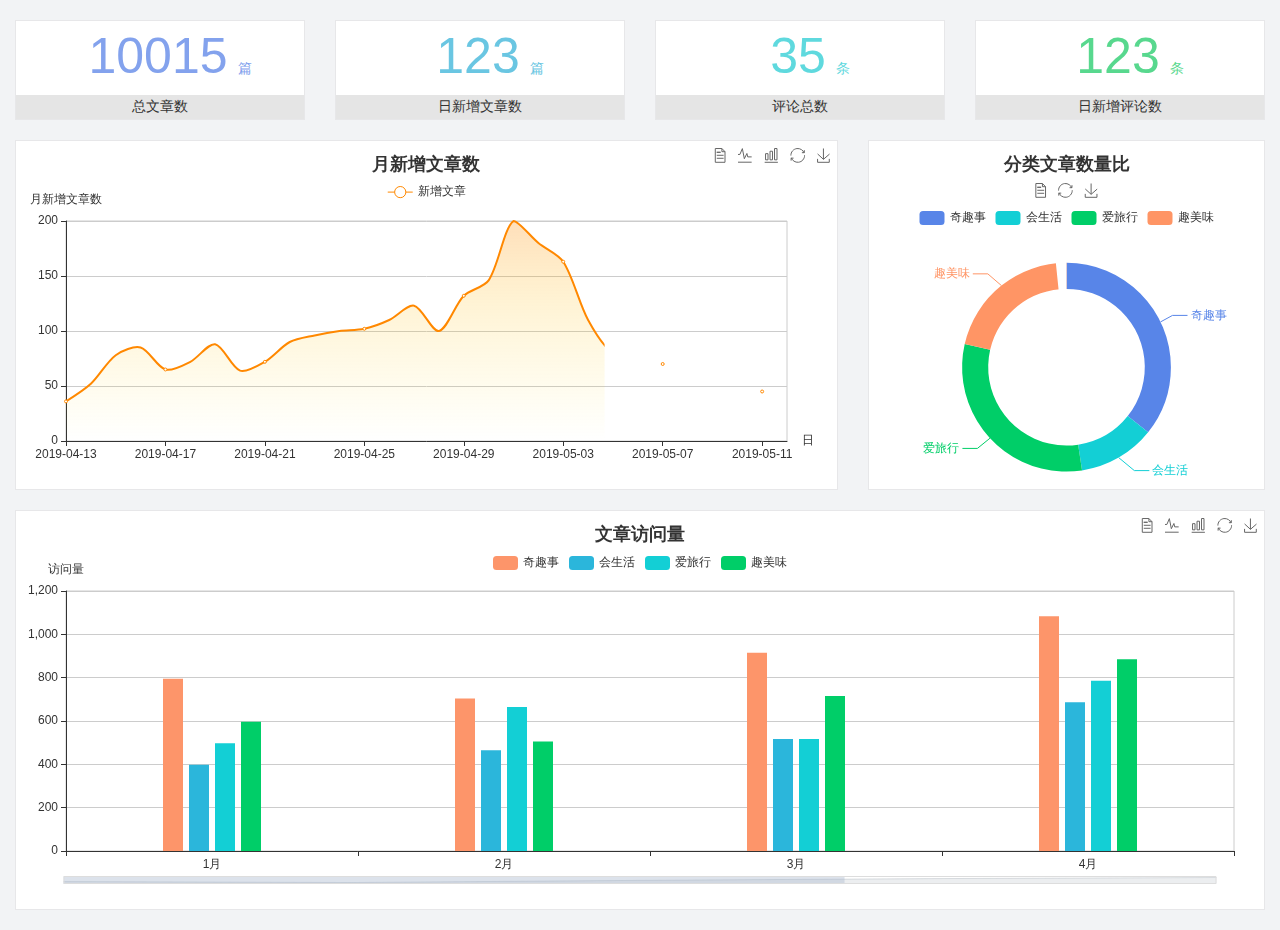
<file: home/dashboard.html>
<!DOCTYPE html>
<html lang="en">

<head>
  <meta charset="UTF-8">
  <meta name="viewport" content="width=device-width, initial-scale=1.0">
  <meta http-equiv="X-UA-Compatible" content="ie=edge">
  <title>图表统计</title>
  <link rel="stylesheet" href="../../assets/lib/bootstrap.css" />
  <link rel="stylesheet" href="../../assets/lib/main.css" />
  <script src="../../assets/lib/jquery.js"></script>
  <script type="text/javascript" src="../../assets/lib/echarts.min.js"></script>
</head>

<body>
  <div class="container-fluid">
    <div class="row spannel_list">
      <div class="col-sm-3 col-xs-6">
        <div class="spannel">
          <em>10015</em><span>篇</span>
          <b>总文章数</b>
        </div>
      </div>
      <div class="col-sm-3 col-xs-6">
        <div class="spannel scolor01">
          <em>123</em><span>篇</span>
          <b>日新增文章数</b>
        </div>
      </div>
      <div class="col-sm-3 col-xs-6">
        <div class="spannel scolor02">
          <em>35</em><span>条</span>
          <b>评论总数</b>
        </div>
      </div>
      <div class="col-sm-3 col-xs-6">
        <div class="spannel scolor03">
          <em>123</em><span>条</span>
          <b>日新增评论数</b>
        </div>
      </div>
    </div>
  </div>

  <div class="container-fluid">
    <div class="row curve-pie">
      <div class="col-lg-8 col-md-8">
        <div class="gragh_pannel" id="curve_show"></div>
      </div>
      <div class="col-lg-4 col-md-4">
        <div class="gragh_pannel" id="pie_show"></div>
      </div>
    </div>
  </div>

  <div class="container-fluid">
    <div class="column_pannel" id="column_show"></div>
  </div>

  <script>
    var oChart = echarts.init(document.getElementById('curve_show'));
    var aList_all = [
      { 'count': 36, 'date': '2019-04-13' },
      { 'count': 52, 'date': '2019-04-14' },
      { 'count': 78, 'date': '2019-04-15' },
      { 'count': 85, 'date': '2019-04-16' },
      { 'count': 65, 'date': '2019-04-17' },
      { 'count': 72, 'date': '2019-04-18' },
      { 'count': 88, 'date': '2019-04-19' },
      { 'count': 64, 'date': '2019-04-20' },
      { 'count': 72, 'date': '2019-04-21' },
      { 'count': 90, 'date': '2019-04-22' },
      { 'count': 96, 'date': '2019-04-23' },
      { 'count': 100, 'date': '2019-04-24' },
      { 'count': 102, 'date': '2019-04-25' },
      { 'count': 110, 'date': '2019-04-26' },
      { 'count': 123, 'date': '2019-04-27' },
      { 'count': 100, 'date': '2019-04-28' },
      { 'count': 132, 'date': '2019-04-29' },
      { 'count': 146, 'date': '2019-04-30' },
      { 'count': 200, 'date': '2019-05-01' },
      { 'count': 180, 'date': '2019-05-02' },
      { 'count': 163, 'date': '2019-05-03' },
      { 'count': 110, 'date': '2019-05-04' },
      { 'count': 80, 'date': '2019-05-05' },
      { 'count': 82, 'date': '2019-05-06' },
      { 'count': 70, 'date': '2019-05-07' },
      { 'count': 65, 'date': '2019-05-08' },
      { 'count': 54, 'date': '2019-05-09' },
      { 'count': 40, 'date': '2019-05-10' },
      { 'count': 45, 'date': '2019-05-11' },
      { 'count': 38, 'date': '2019-05-12' },
    ];

    let aCount = [];
    let aDate = [];

    for (var i = 0; i < aList_all.length; i++) {
      aCount.push(aList_all[i].count);
      aDate.push(aList_all[i].date);
    }

    var chartopt = {
      title: {
        text: '月新增文章数',
        left: 'center',
        top: '10'
      },
      tooltip: {
        trigger: 'axis'
      },
      legend: {
        data: ['新增文章'],
        top: '40'
      },
      toolbox: {
        show: true,
        feature: {
          mark: { show: true },
          dataView: { show: true, readOnly: false },
          magicType: { show: true, type: ['line', 'bar'] },
          restore: { show: true },
          saveAsImage: { show: true }
        }
      },
      calculable: true,
      xAxis: [
        {
          name: '日',
          type: 'category',
          boundaryGap: false,
          data: aDate
        }
      ],
      yAxis: [
        {
          name: '月新增文章数',
          type: 'value'
        }
      ],
      series: [
        {
          name: '新增文章',
          type: 'line',
          smooth: true,
          itemStyle: { normal: { areaStyle: { type: 'default' }, color: '#f80' }, lineStyle: { color: '#f80' } },
          data: aCount
        }],
      areaStyle: {
        normal: {
          color: new echarts.graphic.LinearGradient(0, 0, 0, 1, [{
            offset: 0,
            color: 'rgba(255,136,0,0.39)'
          }, {
            offset: .34,
            color: 'rgba(255,180,0,0.25)'
          }, {
            offset: 1,
            color: 'rgba(255,222,0,0.00)'
          }])

        }
      },
      grid: {
        show: true,
        x: 50,
        x2: 50,
        y: 80,
        height: 220
      }
    };

    oChart.setOption(chartopt);


    var oPie = echarts.init(document.getElementById('pie_show'));
    var oPieopt =
    {
      title: {
        top: 10,
        text: '分类文章数量比',
        x: 'center'
      },
      tooltip: {
        trigger: 'item',
        formatter: "{a} <br/>{b} : {c} ({d}%)"
      },
      color: ['#5885e8', '#13cfd5', '#00ce68', '#ff9565'],
      legend: {
        x: 'center',
        top: 65,
        data: ['奇趣事', '会生活', '爱旅行', '趣美味']
      },
      toolbox: {
        show: true,
        x: 'center',
        top: 35,
        feature: {
          mark: { show: true },
          dataView: { show: true, readOnly: false },
          magicType: {
            show: true,
            type: ['pie', 'funnel'],
            option: {
              funnel: {
                x: '25%',
                width: '50%',
                funnelAlign: 'left',
                max: 1548
              }
            }
          },
          restore: { show: true },
          saveAsImage: { show: true }
        }
      },
      calculable: true,
      series: [
        {
          name: '访问来源',
          type: 'pie',
          radius: ['45%', '60%'],
          center: ['50%', '65%'],
          data: [
            { value: 300, name: '奇趣事' },
            { value: 100, name: '会生活' },
            { value: 260, name: '爱旅行' },
            { value: 180, name: '趣美味' }
          ]
        }
      ]
    };
    oPie.setOption(oPieopt);



    var oColumn = this.echarts.init(document.getElementById('column_show'));
    var oColumnopt =
    {
      title: {
        text: '文章访问量',
        left: 'center',
        top: '10'
      },
      tooltip: {
        trigger: 'axis'
      },
      legend: {
        data: ['奇趣事', '会生活', '爱旅行', '趣美味'],
        top: '40'
      },
      toolbox: {
        show: true,
        feature: {
          mark: { show: true },
          dataView: { show: true, readOnly: false },
          magicType: { show: true, type: ['line', 'bar'] },
          restore: { show: true },
          saveAsImage: { show: true }
        }
      },
      calculable: true,
      xAxis: [
        {
          type: 'category',
          data: ['1月', '2月', '3月', '4月', '5月']
        }
      ],
      yAxis: [
        {
          name: '访问量',
          type: 'value'
        }
      ],
      series: [
        {
          name: '奇趣事',
          type: 'bar',
          barWidth: 20,
          itemStyle: {
            normal: { areaStyle: { type: 'default' }, color: '#fd956a' }
          },
          data: [800, 708, 920, 1090, 1200]
        },
        {
          name: '会生活',
          type: 'bar',
          barWidth: 20,
          itemStyle: {
            normal: { areaStyle: { type: 'default' }, color: '#2bb6db' }
          },
          data: [400, 468, 520, 690, 800]
        },
        {
          name: '爱旅行',
          type: 'bar',
          barWidth: 20,
          itemStyle: {
            normal: { areaStyle: { type: 'default' }, color: '#13cfd5' }
          },
          data: [500, 668, 520, 790, 900]
        },
        {
          name: '趣美味',
          type: 'bar',
          barWidth: 20,
          itemStyle: {
            normal: { areaStyle: { type: 'default' }, color: '#00ce68' }
          },
          data: [600, 508, 720, 890, 1000]
        }
      ],
      grid: {
        show: true,
        x: 50,
        x2: 30,
        y: 80,
        height: 260
      },
      dataZoom: [//给x轴设置滚动条
        {
          start: 0,//默认为0
          end: 100 - 1000 / 31,//默认为100
          type: 'slider',
          show: true,
          xAxisIndex: [0],
          handleSize: 0,//滑动条的 左右2个滑动条的大小
          height: 8,//组件高度
          left: 45, //左边的距离
          right: 50,//右边的距离
          bottom: 26,//右边的距离
          handleColor: '#ddd',//h滑动图标的颜色
          handleStyle: {
            borderColor: "#cacaca",
            borderWidth: "1",
            shadowBlur: 2,
            background: "#ddd",
            shadowColor: "#ddd",
          }
        }]
    };
    oColumn.setOption(oColumnopt);
  </script>
</body>

</html>
</file>
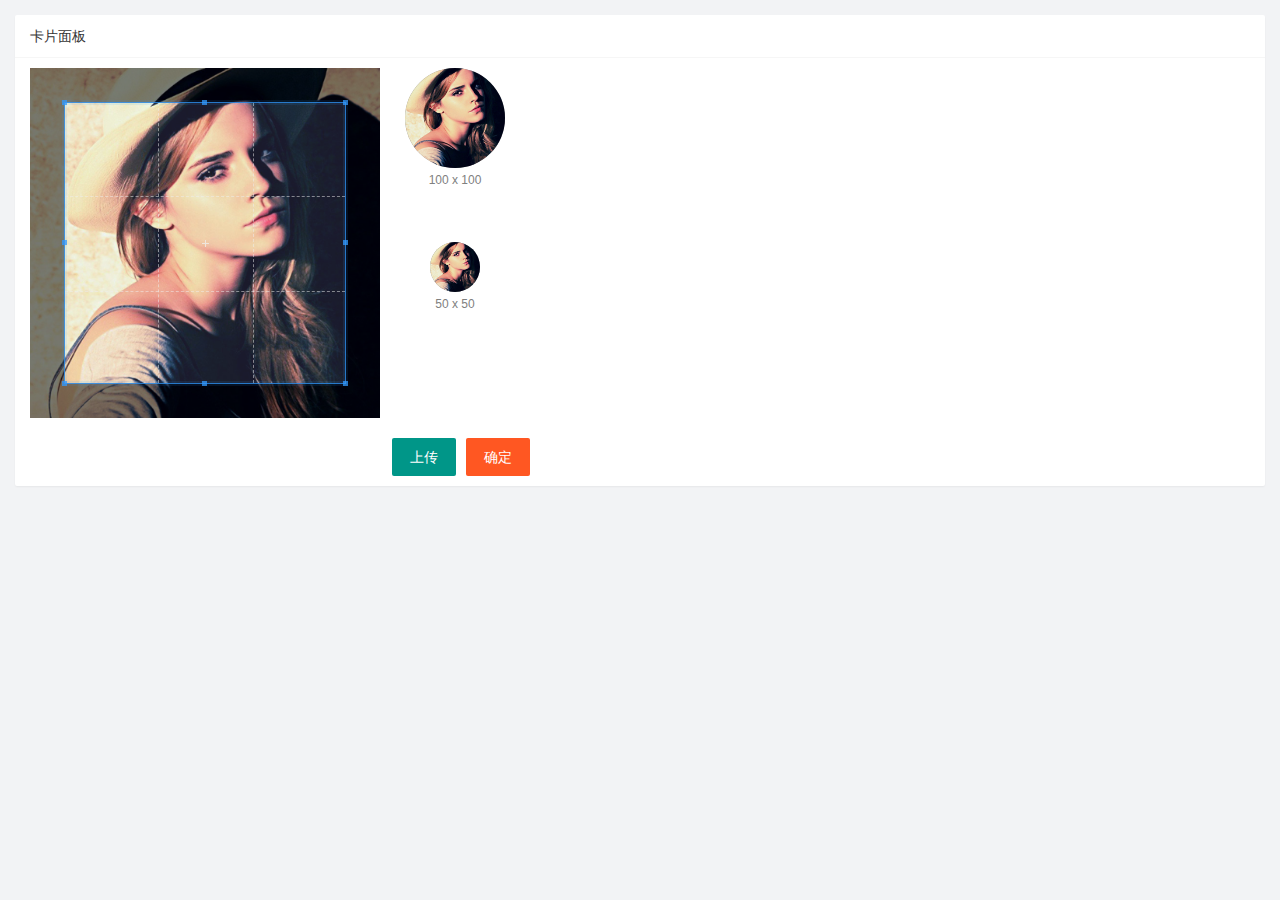
<file: user/user_avatar.html>
<!DOCTYPE html>
<html lang="en">

<head>
    <meta charset="UTF-8">
    <meta name="viewport" content="width=device-width, initial-scale=1.0">
    <title>Document</title>
    <link rel="stylesheet" href="../assets/lib/layui/css/layui.css">
    <link rel="stylesheet" href="../assets/css/user/user_avatar.css">
    <link rel="stylesheet" href="/assets/lib/cropper/cropper.css" />
</head>

<body>
    <div class="layui-card">
        <div class="layui-card-header">卡片面板</div>
        <div class="layui-card-body">
            <!-- 第一行的图片裁剪和预览区域 -->
            <div class="row1">
                <!-- 图片裁剪区域 -->
                <div class="cropper-box">
                    <!-- 这个 img 标签很重要，将来会把它初始化为裁剪区域 -->
                    <img id="image" src="/assets/images/sample.jpg" />
                </div>
                <!-- 图片的预览区域 -->
                <div class="preview-box">
                    <div>
                        <!-- 宽高为 100px 的预览区域 -->
                        <div class="img-preview w100"></div>
                        <p class="size">100 x 100</p>
                    </div>
                    <div>
                        <!-- 宽高为 50px 的预览区域 -->
                        <div class="img-preview w50"></div>
                        <p class="size">50 x 50</p>
                    </div>
                </div>
            </div>

            <!-- 第二行的按钮区域 -->
            <div class="row2">
                <input type="file" name="" id="file" accept="image/png,image/jpeg">
                <button type="button" class="layui-btn" id="btnChooseImage">上传</button>
                <button type="button" class="layui-btn layui-btn-danger" id="btnUpload">确定</button>
            </div>
        </div>
    </div>
    <script src="../assets/lib/layui/layui.all.js"></script>
    <script src="/assets/lib/jquery.js"></script>
    <script src="/assets/lib/cropper/Cropper.js"></script>
    <script src="/assets/lib/cropper/jquery-cropper.js"></script>
    <script src="../assets/js/baseAPI.js"></script>
    <script src="../assets/js/user/user.avatar.js"></script>
</body>

</html>
</file>
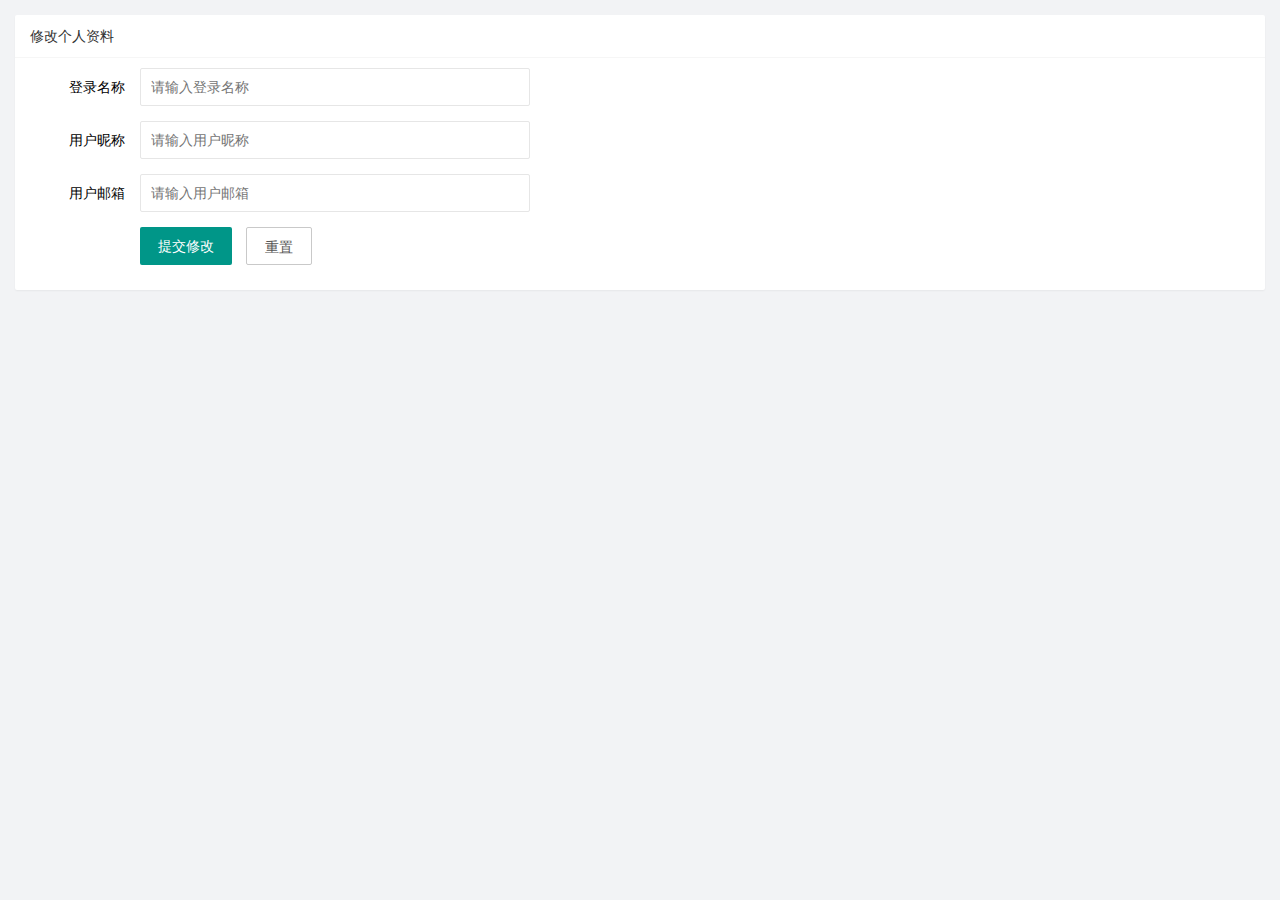
<file: user/user_info.html>
<!DOCTYPE html>
<html lang="en">

<head>
    <meta charset="UTF-8">
    <meta name="viewport" content="width=device-width, initial-scale=1.0">
    <title>Document</title>
    <link rel="stylesheet" href="../assets/lib/layui/css/layui.css">
    <link rel="stylesheet" href="../assets/css/user/user_info.css">
</head>

<body>
    <div class="layui-card">
        <div class="layui-card-header">修改个人资料</div>
        <div class="layui-card-body">
            <form class="layui-form" lay-filter="formUserInfo">
                <input type="hidden" name="id" value="">
                <div class="layui-form-item">
                    <label class="layui-form-label">登录名称</label>
                    <div class="layui-input-block">
                        <input type="text" name="username" required lay-verify="required" placeholder="请输入登录名称" autocomplete="off" class="layui-input" readonly>
                    </div>
                </div>
                <div class="layui-form-item">
                    <label class="layui-form-label">用户昵称</label>
                    <div class="layui-input-block">
                        <input type="text" name="nickname" required lay-verify="required|nickname" placeholder="请输入用户昵称" autocomplete="off" class="layui-input">
                    </div>
                </div>
                <div class="layui-form-item">
                    <label class="layui-form-label">用户邮箱</label>
                    <div class="layui-input-block">
                        <input type="text" name="email" required lay-verify="required|email" placeholder="请输入用户邮箱" autocomplete="off" class="layui-input">
                    </div>
                </div>
                <div class="layui-form-item">
                    <div class="layui-input-block">
                        <button class="layui-btn" lay-submit lay-filter="formDemo">提交修改</button>
                        <button type="reset" class="layui-btn layui-btn-primary" id="btnReset">重置</button>
                    </div>
                </div>
            </form>
        </div>
    </div>
    <script src="../assets/lib/layui/layui.all.js"></script>
    <script src="../assets/lib/jquery.js"></script>
    <script src="../assets/js/baseAPI.js"></script>
    <script src="../assets/js/user/user_info.js"></script>
</body>

</html>
</file>
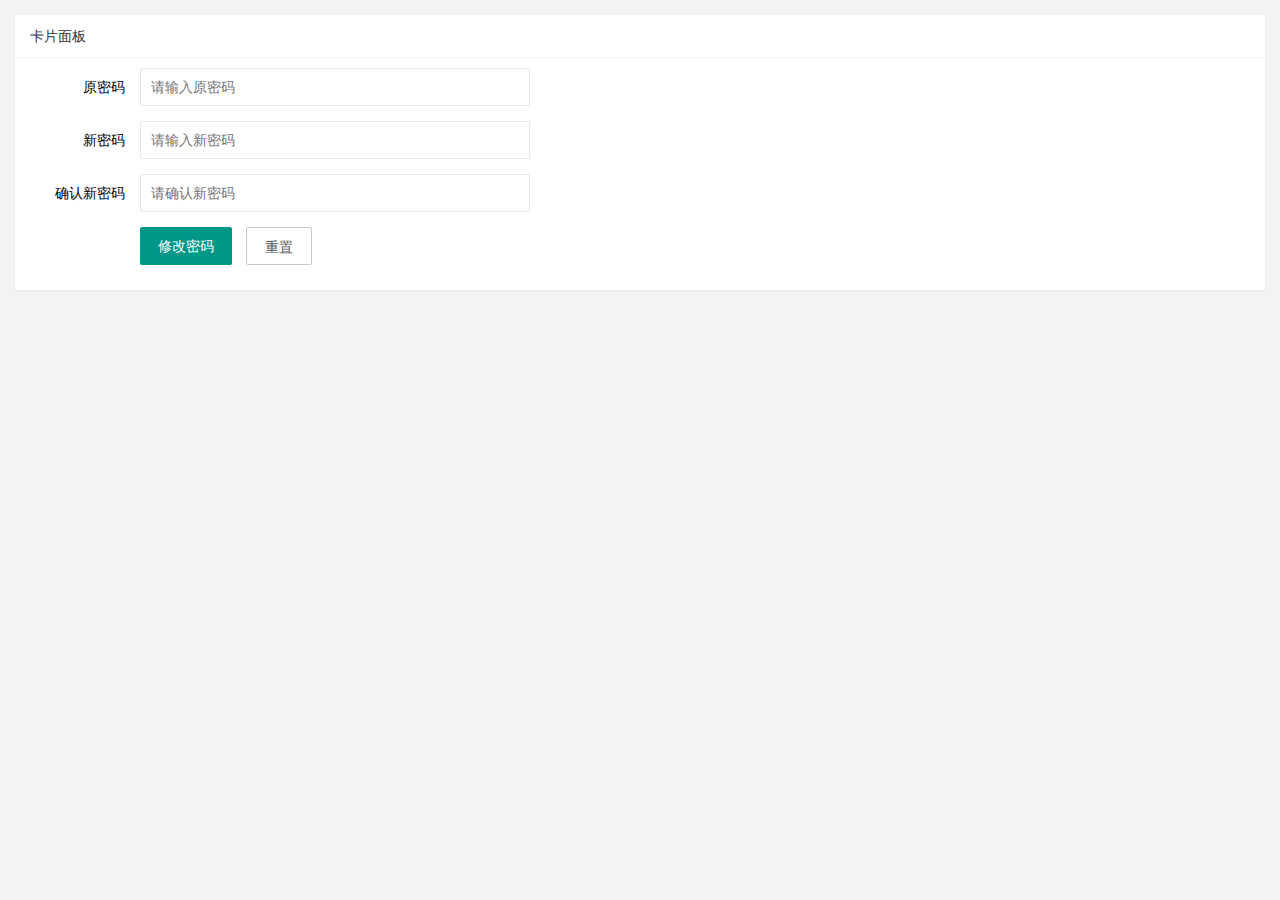
<file: user/user_pwd.html>
<!DOCTYPE html>
<html lang="en">

<head>
    <meta charset="UTF-8">
    <meta name="viewport" content="width=device-width, initial-scale=1.0">
    <title>Document</title>
    <link rel="stylesheet" href="../assets/lib/layui/css/layui.css">
    <link rel="stylesheet" href="../assets/css/user/user_pwd.css">
</head>

<body>
    <div class="layui-card">
        <div class="layui-card-header">卡片面板</div>
        <div class="layui-card-body">
            <form class="layui-form" action="">
                <div class="layui-form-item">
                    <label class="layui-form-label">原密码</label>
                    <div class="layui-input-block">
                        <input type="password" name="oldPwd" required lay-verify="required|pwd" placeholder="请输入原密码" autocomplete="off" class="layui-input">
                    </div>
                </div>
                <div class="layui-form-item">
                    <label class="layui-form-label">新密码</label>
                    <div class="layui-input-block">
                        <input type="password" name="newPwd" required lay-verify="required|pwd|newpwd" placeholder="请输入新密码" autocomplete="off" class="layui-input">
                    </div>
                </div>
                <div class="layui-form-item">
                    <label class="layui-form-label">确认新密码</label>
                    <div class="layui-input-block">
                        <input type="password" name="rePwd" required lay-verify="required|pwd|repwd" placeholder="请确认新密码" autocomplete="off" class="layui-input">
                    </div>
                </div>
                <div class="layui-form-item">
                    <div class="layui-input-block">
                        <button class="layui-btn" lay-submit lay-filter="formDemo">修改密码</button>
                        <button type="reset" class="layui-btn layui-btn-primary" id="btnReset">重置</button>
                    </div>
                </div>
            </form>
        </div>
    </div>
    <script src="../assets/lib/layui/layui.all.js"></script>
    <script src="../assets/lib/jquery.js"></script>
    <script src="../assets/js/baseAPI.js"></script>
    <script src="../assets/js/user/user_pwd.js"></script>
</body>

</html>
</file>
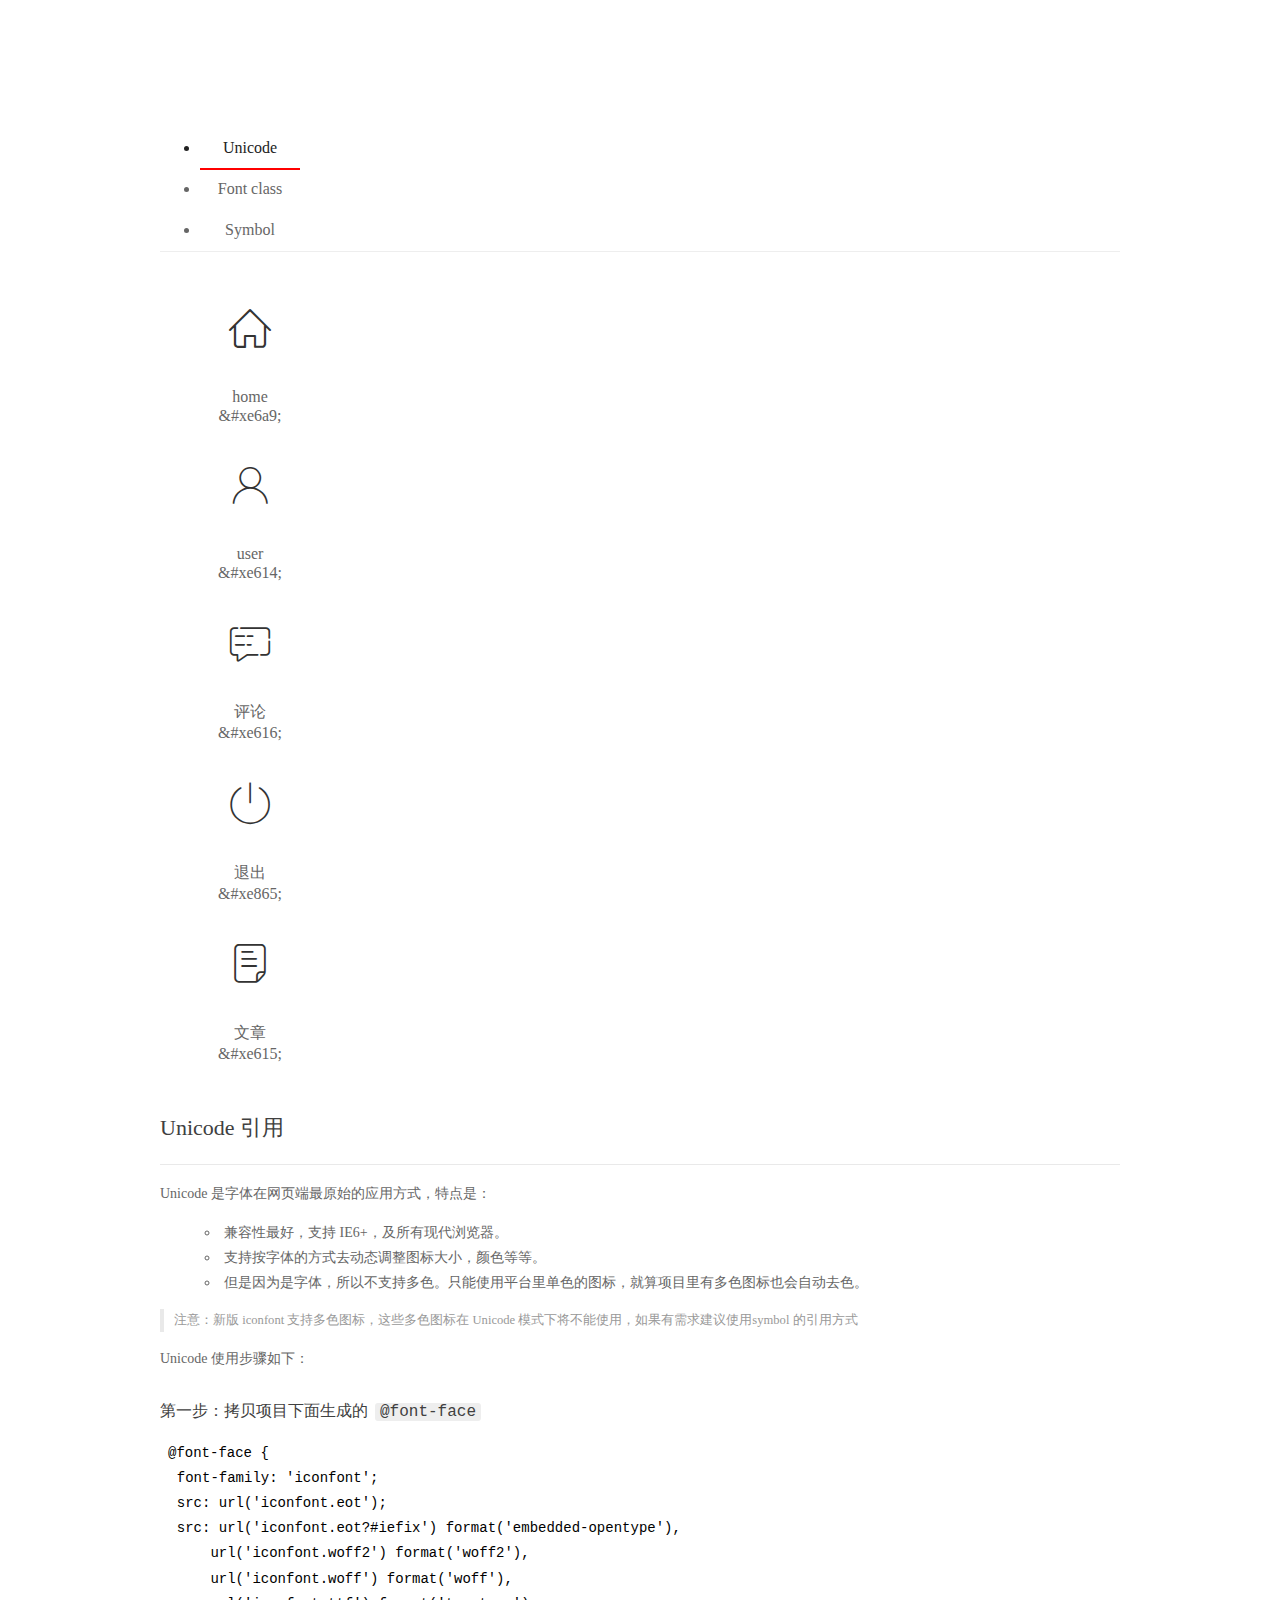
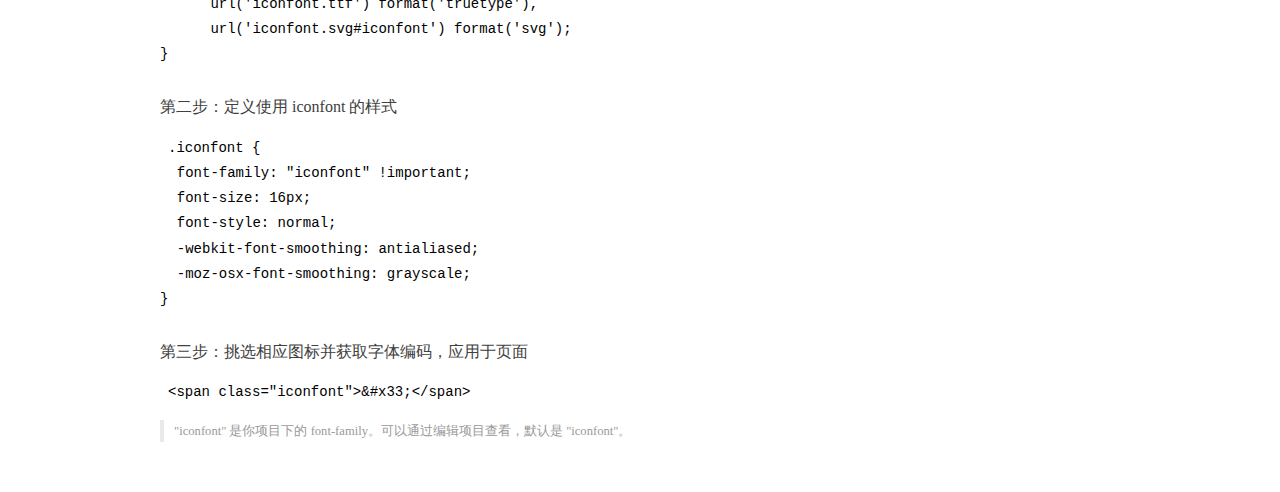
<file: assets/fonts/demo_index.html>
<!DOCTYPE html>
<html>
<head>
  <meta charset="utf-8"/>
  <title>IconFont Demo</title>
  <link rel="shortcut icon" href="https://gtms04.alicdn.com/tps/i4/TB1_oz6GVXXXXaFXpXXJDFnIXXX-64-64.ico" type="image/x-icon"/>
  <link rel="stylesheet" href="https://g.alicdn.com/thx/cube/1.3.2/cube.min.css">
  <link rel="stylesheet" href="demo.css">
  <link rel="stylesheet" href="iconfont.css">
  <script src="iconfont.js"></script>
  <!-- jQuery -->
  <script src="https://a1.alicdn.com/oss/uploads/2018/12/26/7bfddb60-08e8-11e9-9b04-53e73bb6408b.js"></script>
  <!-- 代码高亮 -->
  <script src="https://a1.alicdn.com/oss/uploads/2018/12/26/a3f714d0-08e6-11e9-8a15-ebf944d7534c.js"></script>
</head>
<body>
  <div class="main">
    <h1 class="logo"><a href="https://www.iconfont.cn/" title="iconfont 首页" target="_blank">&#xe86b;</a></h1>
    <div class="nav-tabs">
      <ul id="tabs" class="dib-box">
        <li class="dib active"><span>Unicode</span></li>
        <li class="dib"><span>Font class</span></li>
        <li class="dib"><span>Symbol</span></li>
      </ul>
      
    </div>
    <div class="tab-container">
      <div class="content unicode" style="display: block;">
          <ul class="icon_lists dib-box">
          
            <li class="dib">
              <span class="icon iconfont">&#xe6a9;</span>
                <div class="name">home</div>
                <div class="code-name">&amp;#xe6a9;</div>
              </li>
          
            <li class="dib">
              <span class="icon iconfont">&#xe614;</span>
                <div class="name">user</div>
                <div class="code-name">&amp;#xe614;</div>
              </li>
          
            <li class="dib">
              <span class="icon iconfont">&#xe616;</span>
                <div class="name">评论</div>
                <div class="code-name">&amp;#xe616;</div>
              </li>
          
            <li class="dib">
              <span class="icon iconfont">&#xe865;</span>
                <div class="name">退出</div>
                <div class="code-name">&amp;#xe865;</div>
              </li>
          
            <li class="dib">
              <span class="icon iconfont">&#xe615;</span>
                <div class="name">文章</div>
                <div class="code-name">&amp;#xe615;</div>
              </li>
          
          </ul>
          <div class="article markdown">
          <h2 id="unicode-">Unicode 引用</h2>
          <hr>

          <p>Unicode 是字体在网页端最原始的应用方式，特点是：</p>
          <ul>
            <li>兼容性最好，支持 IE6+，及所有现代浏览器。</li>
            <li>支持按字体的方式去动态调整图标大小，颜色等等。</li>
            <li>但是因为是字体，所以不支持多色。只能使用平台里单色的图标，就算项目里有多色图标也会自动去色。</li>
          </ul>
          <blockquote>
            <p>注意：新版 iconfont 支持多色图标，这些多色图标在 Unicode 模式下将不能使用，如果有需求建议使用symbol 的引用方式</p>
          </blockquote>
          <p>Unicode 使用步骤如下：</p>
          <h3 id="-font-face">第一步：拷贝项目下面生成的 <code>@font-face</code></h3>
<pre><code class="language-css"
>@font-face {
  font-family: 'iconfont';
  src: url('iconfont.eot');
  src: url('iconfont.eot?#iefix') format('embedded-opentype'),
      url('iconfont.woff2') format('woff2'),
      url('iconfont.woff') format('woff'),
      url('iconfont.ttf') format('truetype'),
      url('iconfont.svg#iconfont') format('svg');
}
</code></pre>
          <h3 id="-iconfont-">第二步：定义使用 iconfont 的样式</h3>
<pre><code class="language-css"
>.iconfont {
  font-family: "iconfont" !important;
  font-size: 16px;
  font-style: normal;
  -webkit-font-smoothing: antialiased;
  -moz-osx-font-smoothing: grayscale;
}
</code></pre>
          <h3 id="-">第三步：挑选相应图标并获取字体编码，应用于页面</h3>
<pre>
<code class="language-html"
>&lt;span class="iconfont"&gt;&amp;#x33;&lt;/span&gt;
</code></pre>
          <blockquote>
            <p>"iconfont" 是你项目下的 font-family。可以通过编辑项目查看，默认是 "iconfont"。</p>
          </blockquote>
          </div>
      </div>
      <div class="content font-class">
        <ul class="icon_lists dib-box">
          
          <li class="dib">
            <span class="icon iconfont icon-home"></span>
            <div class="name">
              home
            </div>
            <div class="code-name">.icon-home
            </div>
          </li>
          
          <li class="dib">
            <span class="icon iconfont icon-user"></span>
            <div class="name">
              user
            </div>
            <div class="code-name">.icon-user
            </div>
          </li>
          
          <li class="dib">
            <span class="icon iconfont icon-pinglun"></span>
            <div class="name">
              评论
            </div>
            <div class="code-name">.icon-pinglun
            </div>
          </li>
          
          <li class="dib">
            <span class="icon iconfont icon-tuichu"></span>
            <div class="name">
              退出
            </div>
            <div class="code-name">.icon-tuichu
            </div>
          </li>
          
          <li class="dib">
            <span class="icon iconfont icon-16"></span>
            <div class="name">
              文章
            </div>
            <div class="code-name">.icon-16
            </div>
          </li>
          
        </ul>
        <div class="article markdown">
        <h2 id="font-class-">font-class 引用</h2>
        <hr>

        <p>font-class 是 Unicode 使用方式的一种变种，主要是解决 Unicode 书写不直观，语意不明确的问题。</p>
        <p>与 Unicode 使用方式相比，具有如下特点：</p>
        <ul>
          <li>兼容性良好，支持 IE8+，及所有现代浏览器。</li>
          <li>相比于 Unicode 语意明确，书写更直观。可以很容易分辨这个 icon 是什么。</li>
          <li>因为使用 class 来定义图标，所以当要替换图标时，只需要修改 class 里面的 Unicode 引用。</li>
          <li>不过因为本质上还是使用的字体，所以多色图标还是不支持的。</li>
        </ul>
        <p>使用步骤如下：</p>
        <h3 id="-fontclass-">第一步：引入项目下面生成的 fontclass 代码：</h3>
<pre><code class="language-html">&lt;link rel="stylesheet" href="./iconfont.css"&gt;
</code></pre>
        <h3 id="-">第二步：挑选相应图标并获取类名，应用于页面：</h3>
<pre><code class="language-html">&lt;span class="iconfont icon-xxx"&gt;&lt;/span&gt;
</code></pre>
        <blockquote>
          <p>"
            iconfont" 是你项目下的 font-family。可以通过编辑项目查看，默认是 "iconfont"。</p>
        </blockquote>
      </div>
      </div>
      <div class="content symbol">
          <ul class="icon_lists dib-box">
          
            <li class="dib">
                <svg class="icon svg-icon" aria-hidden="true">
                  <use xlink:href="#icon-home"></use>
                </svg>
                <div class="name">home</div>
                <div class="code-name">#icon-home</div>
            </li>
          
            <li class="dib">
                <svg class="icon svg-icon" aria-hidden="true">
                  <use xlink:href="#icon-user"></use>
                </svg>
                <div class="name">user</div>
                <div class="code-name">#icon-user</div>
            </li>
          
            <li class="dib">
                <svg class="icon svg-icon" aria-hidden="true">
                  <use xlink:href="#icon-pinglun"></use>
                </svg>
                <div class="name">评论</div>
                <div class="code-name">#icon-pinglun</div>
            </li>
          
            <li class="dib">
                <svg class="icon svg-icon" aria-hidden="true">
                  <use xlink:href="#icon-tuichu"></use>
                </svg>
                <div class="name">退出</div>
                <div class="code-name">#icon-tuichu</div>
            </li>
          
            <li class="dib">
                <svg class="icon svg-icon" aria-hidden="true">
                  <use xlink:href="#icon-16"></use>
                </svg>
                <div class="name">文章</div>
                <div class="code-name">#icon-16</div>
            </li>
          
          </ul>
          <div class="article markdown">
          <h2 id="symbol-">Symbol 引用</h2>
          <hr>

          <p>这是一种全新的使用方式，应该说这才是未来的主流，也是平台目前推荐的用法。相关介绍可以参考这篇<a href="">文章</a>
            这种用法其实是做了一个 SVG 的集合，与另外两种相比具有如下特点：</p>
          <ul>
            <li>支持多色图标了，不再受单色限制。</li>
            <li>通过一些技巧，支持像字体那样，通过 <code>font-size</code>, <code>color</code> 来调整样式。</li>
            <li>兼容性较差，支持 IE9+，及现代浏览器。</li>
            <li>浏览器渲染 SVG 的性能一般，还不如 png。</li>
          </ul>
          <p>使用步骤如下：</p>
          <h3 id="-symbol-">第一步：引入项目下面生成的 symbol 代码：</h3>
<pre><code class="language-html">&lt;script src="./iconfont.js"&gt;&lt;/script&gt;
</code></pre>
          <h3 id="-css-">第二步：加入通用 CSS 代码（引入一次就行）：</h3>
<pre><code class="language-html">&lt;style&gt;
.icon {
  width: 1em;
  height: 1em;
  vertical-align: -0.15em;
  fill: currentColor;
  overflow: hidden;
}
&lt;/style&gt;
</code></pre>
          <h3 id="-">第三步：挑选相应图标并获取类名，应用于页面：</h3>
<pre><code class="language-html">&lt;svg class="icon" aria-hidden="true"&gt;
  &lt;use xlink:href="#icon-xxx"&gt;&lt;/use&gt;
&lt;/svg&gt;
</code></pre>
          </div>
      </div>

    </div>
  </div>
  <script>
  $(document).ready(function () {
      $('.tab-container .content:first').show()

      $('#tabs li').click(function (e) {
        var tabContent = $('.tab-container .content')
        var index = $(this).index()

        if ($(this).hasClass('active')) {
          return
        } else {
          $('#tabs li').removeClass('active')
          $(this).addClass('active')

          tabContent.hide().eq(index).fadeIn()
        }
      })
    })
  </script>
</body>
</html>
</file>
<file: assets/lib/main.css>
body{
    font-family:'MicroSoft YaHei';
    background-color: #f2f3f5;
}
.main_wrap{
    position:fixed;
    width:100%;
    height:100%;
    left:0px;
    top:0px;
    background:url('../images/login_bg.jpg'); 
    background-size:100% 100%; 
  }
.header{
    width:1200px;
    overflow: hidden;
    margin:20px auto 0;
}
.heade .logo{
    float: left;
}
.header .copyright{
    float:right;
    font-size:12px;
    color:#fff;
    text-align:right;
    line-height:20px;
    margin-top:10px;
}
.login_form_con{
    position:absolute;
    left:50%;
    top:50%;
    margin-left:-200px;
    margin-top:-155px;
    width:400px;
    height:310px;
    background-color: #edeff0;
}

.login_form{
    position: relative;
}

.login_form .icon-user{
    position:absolute;
    font-size:16px;
    color:#999;
    left:46px;
    top:12px;
}
.login_form .icon-key{
    position:absolute;
    font-size:18px;
    color:#999;
    left:46px;
    top:78px;
}
.login_title{
    height:60px;
    background:url('../images/login_title.png') center center no-repeat #fff;
}
.input_txt,.input_pass,.input_sub{
    display:block;
    width:334px;
    height:37px;
    padding:0px;
    text-indent:40px;
    border:1px solid #ddd;
    margin:27px auto 0;
    outline:none;
}
.input_sub{
    margin-top:40px;
    height:42px;
    background-color: #19b9e7;
    text-indent:0px;
    font-size:18px;
    color:#fff;
    cursor: pointer;
}
.input_sub:hover{
    background-color: #08a0cc;
}

.sider{
    position:fixed;
    left:0;
    top:0;
    bottom:0;
    width:210px;
    background-color: #323745;
}
.sider .logo{
    display:block;
    height:56px;
    background-color: #242732;
    overflow: hidden;
}
.sider .logo img{
    display:block;
    margin:6px auto 0;
}
.user_info{
    height:79px;
    border-bottom:1px solid #5a5e6b;
}

.user_info img{
    float: left;
    width:40px;
    height:40px;
    border-radius:20px;
    margin:19px 0 0 30px;
}
.user_info span{
    float: left;
    width:120px;
    font-size:12px;
    color:#fff;
    margin:23px 0 0 20px;
}
.user_info b{
    float: left;
    width: 120px;
    font-weight:normal;
    font-size:12px;
    color:#adafb5;
    margin:2px 0 0 20px;
}

.menu .level01{
    height:50px;
    line-height:50px;
}
.menu .level01 a{
    display:block;
    height:50px;
    font-size:12px;
    color:#adafb5;
    overflow: hidden;
}
.menu .level01.active a{
    background-color: #1378f0;
    color:#fff;
}
.menu .level01.active i{
    color:#fff;
}

.menu .level01 a:hover{
    background-color: #1378f0;
    color:#fff;
}
.menu .level01 a:hover i{
    color:#fff;
}
.menu .level01 i{
    color:#61646f;
    font-size:22px;
    float: left;
    margin-left:26px;
}
.menu .level01 span{
    float: left;
    margin-left:10px;
}
.menu .level01 b{
    float: right;
    margin-right:20px;
    font-weight:normal;
    transform:rotate(90deg);
    transition:all 500ms ease;
}

.menu .level01 .rotate0{
    transform:rotate(0deg);
}

.menu .level02{
    background: #242732;
    display:none;
}


.menu .level02 li{
    height:40px;
    line-height:40px;
}
.menu .level02 li a{
    display:block;
    height:40px;
    font-size:12px;
    color:#adafb5;
    overflow: hidden;
}

.menu .level02 li a:hover{
    background-color: #1378f0;
    color:#fff;
}

.menu .level02 li i{
    font-size:12px;
    float: left;
    margin-left:60px;
}
.menu .level02 li span{
    font-size:12px;
    float: left;
    margin-left:5px;
}

.menu .level02 .active a{
    color:#ffae00;
}

.header_bar{
    position:fixed;
    left:210px;
    right:0;
    top:0;
    height:56px;
    background-color: #fff;
}

.main{
    position:fixed;
    left:210px;
    top:56px;
    right:0;
    bottom:0;
    background-color: #f2f3f5;
}

.search_form{
    width:218px;
    height:33px;
    border:1px solid #ddd;
    background-color: #f2f3f5;
    border-radius:16px;
    float: left;
    margin:12px 0 0 27px;
}

.search_form input{
    padding:0px;
    margin:0px;
    border:0px;
    float: left;
    background-color: #f2f3f5;
    font-size:12px;
    width:175px;
    height:31px;
    margin-left:12px;
    outline:none;
   
}

.search_form .icon-search{
    line-height:33px;
    cursor: pointer;
    font-size:18px;
    color:#abaebb;
}
.user_center_link{
    float:right;

}
.user_center_link a{
    line-height:56px;
    font-size:12px;
    color:#999;
    margin-right:15px;
}
.user_center_link a:hover{
    color:#ffae00
}

.user_center_link img{
    width:42px;
    height:42px;
    border-radius:32px;
    margin-right:10px;
}

.spannel_list{
    margin-top:20px;
}

.spannel{
	height:100px;
	overflow:hidden;
	text-align:center;
    position:relative;
    background-color: #fff;
    border:1px solid #e7e7e9;
    margin-bottom:20px;
}

.spannel em{
    font-style:normal;
	font-size:50px;
	line-height:50px;
	display:inline-block;
	margin:10px 0 0 20px;
	font-family:'Arial';
	color:#83a2ed;
}

.spannel span{
	font-size:14px;
	display:inline-block;
	color:#83a2ed;
	margin-left:10px;
}

.spannel b{
	position:absolute;
	left:0;
	bottom:0;
	width:100%;
	line-height:24px;
	background:#e5e5e5;
	color:#333;
	font-size:14px;
	font-weight:normal;
}

.scolor01 em,.scolor01 span{
	color:#6ac6e2;
}

.scolor02 em,.scolor02 span{
	color:#5fd9de;
}

.scolor03 em,.scolor03 span{
	color:#58d88e;
}


.gragh_pannel{
    height:350px;
    border:1px solid #e7e7e9;
    background-color: #fff!important; 
    margin-bottom:20px;  
}

.column_pannel{
    margin-bottom:20px;
    height:400px;
    border:1px solid #e7e7e9;
    background-color: #fff!important;   
}

.common_title{
    line-height:42px;
    background-color: #fbfbfb;
    border:1px solid #e7e7e9;
    margin-top:20px;
    text-indent: 15px;
    font-size:14px;
    color:#333;
}

.common_con{
    border:1px solid #e7e7e9;
    border-top:0px;
    background-color: #fff;
    padding-bottom:20px;
    margin-bottom:20px;
}
.opt_btns{
    margin-top:20px;
}

.mp20{
    margin-top:20px;
}

.pagination{   
   margin:0;
}

.article_form{
    margin-top:20px;
}

.form-group{
    margin-bottom:25px;
}

.form-group label{
    font-weight:normal;
    color:#666;
}

.icon-icondate{
    line-height:16px;
}

.user_pic{
    width:100px;
    height:100px;
    margin-bottom:10px;
}

.article_cover{
    width:200px;
    height:200px;
    margin-bottom:10px;
}
</file>
<file: assets/lib/layui/css/layui.css>
/** layui-v2.5.5 MIT License By https://www.layui.com */
 .layui-inline,img{display:inline-block;vertical-align:middle}h1,h2,h3,h4,h5,h6{font-weight:400}.layui-edge,.layui-header,.layui-inline,.layui-main{position:relative}.layui-body,.layui-edge,.layui-elip{overflow:hidden}.layui-btn,.layui-edge,.layui-inline,img{vertical-align:middle}.layui-btn,.layui-disabled,.layui-icon,.layui-unselect{-moz-user-select:none;-webkit-user-select:none;-ms-user-select:none}.layui-elip,.layui-form-checkbox span,.layui-form-pane .layui-form-label{text-overflow:ellipsis;white-space:nowrap}.layui-breadcrumb,.layui-tree-btnGroup{visibility:hidden}blockquote,body,button,dd,div,dl,dt,form,h1,h2,h3,h4,h5,h6,input,li,ol,p,pre,td,textarea,th,ul{margin:0;padding:0;-webkit-tap-highlight-color:rgba(0,0,0,0)}a:active,a:hover{outline:0}img{border:none}li{list-style:none}table{border-collapse:collapse;border-spacing:0}h4,h5,h6{font-size:100%}button,input,optgroup,option,select,textarea{font-family:inherit;font-size:inherit;font-style:inherit;font-weight:inherit;outline:0}pre{white-space:pre-wrap;white-space:-moz-pre-wrap;white-space:-pre-wrap;white-space:-o-pre-wrap;word-wrap:break-word}body{line-height:24px;font:14px Helvetica Neue,Helvetica,PingFang SC,Tahoma,Arial,sans-serif}hr{height:1px;margin:10px 0;border:0;clear:both}a{color:#333;text-decoration:none}a:hover{color:#777}a cite{font-style:normal;*cursor:pointer}.layui-border-box,.layui-border-box *{box-sizing:border-box}.layui-box,.layui-box *{box-sizing:content-box}.layui-clear{clear:both;*zoom:1}.layui-clear:after{content:'\20';clear:both;*zoom:1;display:block;height:0}.layui-inline{*display:inline;*zoom:1}.layui-edge{display:inline-block;width:0;height:0;border-width:6px;border-style:dashed;border-color:transparent}.layui-edge-top{top:-4px;border-bottom-color:#999;border-bottom-style:solid}.layui-edge-right{border-left-color:#999;border-left-style:solid}.layui-edge-bottom{top:2px;border-top-color:#999;border-top-style:solid}.layui-edge-left{border-right-color:#999;border-right-style:solid}.layui-disabled,.layui-disabled:hover{color:#d2d2d2!important;cursor:not-allowed!important}.layui-circle{border-radius:100%}.layui-show{display:block!important}.layui-hide{display:none!important}@font-face{font-family:layui-icon;src:url(../font/iconfont.eot?v=250);src:url(../font/iconfont.eot?v=250#iefix) format('embedded-opentype'),url(../font/iconfont.woff2?v=250) format('woff2'),url(../font/iconfont.woff?v=250) format('woff'),url(../font/iconfont.ttf?v=250) format('truetype'),url(../font/iconfont.svg?v=250#layui-icon) format('svg')}.layui-icon{font-family:layui-icon!important;font-size:16px;font-style:normal;-webkit-font-smoothing:antialiased;-moz-osx-font-smoothing:grayscale}.layui-icon-reply-fill:before{content:"\e611"}.layui-icon-set-fill:before{content:"\e614"}.layui-icon-menu-fill:before{content:"\e60f"}.layui-icon-search:before{content:"\e615"}.layui-icon-share:before{content:"\e641"}.layui-icon-set-sm:before{content:"\e620"}.layui-icon-engine:before{content:"\e628"}.layui-icon-close:before{content:"\1006"}.layui-icon-close-fill:before{content:"\1007"}.layui-icon-chart-screen:before{content:"\e629"}.layui-icon-star:before{content:"\e600"}.layui-icon-circle-dot:before{content:"\e617"}.layui-icon-chat:before{content:"\e606"}.layui-icon-release:before{content:"\e609"}.layui-icon-list:before{content:"\e60a"}.layui-icon-chart:before{content:"\e62c"}.layui-icon-ok-circle:before{content:"\1005"}.layui-icon-layim-theme:before{content:"\e61b"}.layui-icon-table:before{content:"\e62d"}.layui-icon-right:before{content:"\e602"}.layui-icon-left:before{content:"\e603"}.layui-icon-cart-simple:before{content:"\e698"}.layui-icon-face-cry:before{content:"\e69c"}.layui-icon-face-smile:before{content:"\e6af"}.layui-icon-survey:before{content:"\e6b2"}.layui-icon-tree:before{content:"\e62e"}.layui-icon-upload-circle:before{content:"\e62f"}.layui-icon-add-circle:before{content:"\e61f"}.layui-icon-download-circle:before{content:"\e601"}.layui-icon-templeate-1:before{content:"\e630"}.layui-icon-util:before{content:"\e631"}.layui-icon-face-surprised:before{content:"\e664"}.layui-icon-edit:before{content:"\e642"}.layui-icon-speaker:before{content:"\e645"}.layui-icon-down:before{content:"\e61a"}.layui-icon-file:before{content:"\e621"}.layui-icon-layouts:before{content:"\e632"}.layui-icon-rate-half:before{content:"\e6c9"}.layui-icon-add-circle-fine:before{content:"\e608"}.layui-icon-prev-circle:before{content:"\e633"}.layui-icon-read:before{content:"\e705"}.layui-icon-404:before{content:"\e61c"}.layui-icon-carousel:before{content:"\e634"}.layui-icon-help:before{content:"\e607"}.layui-icon-code-circle:before{content:"\e635"}.layui-icon-water:before{content:"\e636"}.layui-icon-username:before{content:"\e66f"}.layui-icon-find-fill:before{content:"\e670"}.layui-icon-about:before{content:"\e60b"}.layui-icon-location:before{content:"\e715"}.layui-icon-up:before{content:"\e619"}.layui-icon-pause:before{content:"\e651"}.layui-icon-date:before{content:"\e637"}.layui-icon-layim-uploadfile:before{content:"\e61d"}.layui-icon-delete:before{content:"\e640"}.layui-icon-play:before{content:"\e652"}.layui-icon-top:before{content:"\e604"}.layui-icon-friends:before{content:"\e612"}.layui-icon-refresh-3:before{content:"\e9aa"}.layui-icon-ok:before{content:"\e605"}.layui-icon-layer:before{content:"\e638"}.layui-icon-face-smile-fine:before{content:"\e60c"}.layui-icon-dollar:before{content:"\e659"}.layui-icon-group:before{content:"\e613"}.layui-icon-layim-download:before{content:"\e61e"}.layui-icon-picture-fine:before{content:"\e60d"}.layui-icon-link:before{content:"\e64c"}.layui-icon-diamond:before{content:"\e735"}.layui-icon-log:before{content:"\e60e"}.layui-icon-rate-solid:before{content:"\e67a"}.layui-icon-fonts-del:before{content:"\e64f"}.layui-icon-unlink:before{content:"\e64d"}.layui-icon-fonts-clear:before{content:"\e639"}.layui-icon-triangle-r:before{content:"\e623"}.layui-icon-circle:before{content:"\e63f"}.layui-icon-radio:before{content:"\e643"}.layui-icon-align-center:before{content:"\e647"}.layui-icon-align-right:before{content:"\e648"}.layui-icon-align-left:before{content:"\e649"}.layui-icon-loading-1:before{content:"\e63e"}.layui-icon-return:before{content:"\e65c"}.layui-icon-fonts-strong:before{content:"\e62b"}.layui-icon-upload:before{content:"\e67c"}.layui-icon-dialogue:before{content:"\e63a"}.layui-icon-video:before{content:"\e6ed"}.layui-icon-headset:before{content:"\e6fc"}.layui-icon-cellphone-fine:before{content:"\e63b"}.layui-icon-add-1:before{content:"\e654"}.layui-icon-face-smile-b:before{content:"\e650"}.layui-icon-fonts-html:before{content:"\e64b"}.layui-icon-form:before{content:"\e63c"}.layui-icon-cart:before{content:"\e657"}.layui-icon-camera-fill:before{content:"\e65d"}.layui-icon-tabs:before{content:"\e62a"}.layui-icon-fonts-code:before{content:"\e64e"}.layui-icon-fire:before{content:"\e756"}.layui-icon-set:before{content:"\e716"}.layui-icon-fonts-u:before{content:"\e646"}.layui-icon-triangle-d:before{content:"\e625"}.layui-icon-tips:before{content:"\e702"}.layui-icon-picture:before{content:"\e64a"}.layui-icon-more-vertical:before{content:"\e671"}.layui-icon-flag:before{content:"\e66c"}.layui-icon-loading:before{content:"\e63d"}.layui-icon-fonts-i:before{content:"\e644"}.layui-icon-refresh-1:before{content:"\e666"}.layui-icon-rmb:before{content:"\e65e"}.layui-icon-home:before{content:"\e68e"}.layui-icon-user:before{content:"\e770"}.layui-icon-notice:before{content:"\e667"}.layui-icon-login-weibo:before{content:"\e675"}.layui-icon-voice:before{content:"\e688"}.layui-icon-upload-drag:before{content:"\e681"}.layui-icon-login-qq:before{content:"\e676"}.layui-icon-snowflake:before{content:"\e6b1"}.layui-icon-file-b:before{content:"\e655"}.layui-icon-template:before{content:"\e663"}.layui-icon-auz:before{content:"\e672"}.layui-icon-console:before{content:"\e665"}.layui-icon-app:before{content:"\e653"}.layui-icon-prev:before{content:"\e65a"}.layui-icon-website:before{content:"\e7ae"}.layui-icon-next:before{content:"\e65b"}.layui-icon-component:before{content:"\e857"}.layui-icon-more:before{content:"\e65f"}.layui-icon-login-wechat:before{content:"\e677"}.layui-icon-shrink-right:before{content:"\e668"}.layui-icon-spread-left:before{content:"\e66b"}.layui-icon-camera:before{content:"\e660"}.layui-icon-note:before{content:"\e66e"}.layui-icon-refresh:before{content:"\e669"}.layui-icon-female:before{content:"\e661"}.layui-icon-male:before{content:"\e662"}.layui-icon-password:before{content:"\e673"}.layui-icon-senior:before{content:"\e674"}.layui-icon-theme:before{content:"\e66a"}.layui-icon-tread:before{content:"\e6c5"}.layui-icon-praise:before{content:"\e6c6"}.layui-icon-star-fill:before{content:"\e658"}.layui-icon-rate:before{content:"\e67b"}.layui-icon-template-1:before{content:"\e656"}.layui-icon-vercode:before{content:"\e679"}.layui-icon-cellphone:before{content:"\e678"}.layui-icon-screen-full:before{content:"\e622"}.layui-icon-screen-restore:before{content:"\e758"}.layui-icon-cols:before{content:"\e610"}.layui-icon-export:before{content:"\e67d"}.layui-icon-print:before{content:"\e66d"}.layui-icon-slider:before{content:"\e714"}.layui-icon-addition:before{content:"\e624"}.layui-icon-subtraction:before{content:"\e67e"}.layui-icon-service:before{content:"\e626"}.layui-icon-transfer:before{content:"\e691"}.layui-main{width:1140px;margin:0 auto}.layui-header{z-index:1000;height:60px}.layui-header a:hover{transition:all .5s;-webkit-transition:all .5s}.layui-side{position:fixed;left:0;top:0;bottom:0;z-index:999;width:200px;overflow-x:hidden}.layui-side-scroll{position:relative;width:220px;height:100%;overflow-x:hidden}.layui-body{position:absolute;left:200px;right:0;top:0;bottom:0;z-index:998;width:auto;overflow-y:auto;box-sizing:border-box}.layui-layout-body{overflow:hidden}.layui-layout-admin .layui-header{background-color:#23262E}.layui-layout-admin .layui-side{top:60px;width:200px;overflow-x:hidden}.layui-layout-admin .layui-body{position:fixed;top:60px;bottom:44px}.layui-layout-admin .layui-main{width:auto;margin:0 15px}.layui-layout-admin .layui-footer{position:fixed;left:200px;right:0;bottom:0;height:44px;line-height:44px;padding:0 15px;background-color:#eee}.layui-layout-admin .layui-logo{position:absolute;left:0;top:0;width:200px;height:100%;line-height:60px;text-align:center;color:#009688;font-size:16px}.layui-layout-admin .layui-header .layui-nav{background:0 0}.layui-layout-left{position:absolute!important;left:200px;top:0}.layui-layout-right{position:absolute!important;right:0;top:0}.layui-container{position:relative;margin:0 auto;padding:0 15px;box-sizing:border-box}.layui-fluid{position:relative;margin:0 auto;padding:0 15px}.layui-row:after,.layui-row:before{content:'';display:block;clear:both}.layui-col-lg1,.layui-col-lg10,.layui-col-lg11,.layui-col-lg12,.layui-col-lg2,.layui-col-lg3,.layui-col-lg4,.layui-col-lg5,.layui-col-lg6,.layui-col-lg7,.layui-col-lg8,.layui-col-lg9,.layui-col-md1,.layui-col-md10,.layui-col-md11,.layui-col-md12,.layui-col-md2,.layui-col-md3,.layui-col-md4,.layui-col-md5,.layui-col-md6,.layui-col-md7,.layui-col-md8,.layui-col-md9,.layui-col-sm1,.layui-col-sm10,.layui-col-sm11,.layui-col-sm12,.layui-col-sm2,.layui-col-sm3,.layui-col-sm4,.layui-col-sm5,.layui-col-sm6,.layui-col-sm7,.layui-col-sm8,.layui-col-sm9,.layui-col-xs1,.layui-col-xs10,.layui-col-xs11,.layui-col-xs12,.layui-col-xs2,.layui-col-xs3,.layui-col-xs4,.layui-col-xs5,.layui-col-xs6,.layui-col-xs7,.layui-col-xs8,.layui-col-xs9{position:relative;display:block;box-sizing:border-box}.layui-col-xs1,.layui-col-xs10,.layui-col-xs11,.layui-col-xs12,.layui-col-xs2,.layui-col-xs3,.layui-col-xs4,.layui-col-xs5,.layui-col-xs6,.layui-col-xs7,.layui-col-xs8,.layui-col-xs9{float:left}.layui-col-xs1{width:8.33333333%}.layui-col-xs2{width:16.66666667%}.layui-col-xs3{width:25%}.layui-col-xs4{width:33.33333333%}.layui-col-xs5{width:41.66666667%}.layui-col-xs6{width:50%}.layui-col-xs7{width:58.33333333%}.layui-col-xs8{width:66.66666667%}.layui-col-xs9{width:75%}.layui-col-xs10{width:83.33333333%}.layui-col-xs11{width:91.66666667%}.layui-col-xs12{width:100%}.layui-col-xs-offset1{margin-left:8.33333333%}.layui-col-xs-offset2{margin-left:16.66666667%}.layui-col-xs-offset3{margin-left:25%}.layui-col-xs-offset4{margin-left:33.33333333%}.layui-col-xs-offset5{margin-left:41.66666667%}.layui-col-xs-offset6{margin-left:50%}.layui-col-xs-offset7{margin-left:58.33333333%}.layui-col-xs-offset8{margin-left:66.66666667%}.layui-col-xs-offset9{margin-left:75%}.layui-col-xs-offset10{margin-left:83.33333333%}.layui-col-xs-offset11{margin-left:91.66666667%}.layui-col-xs-offset12{margin-left:100%}@media screen and (max-width:768px){.layui-hide-xs{display:none!important}.layui-show-xs-block{display:block!important}.layui-show-xs-inline{display:inline!important}.layui-show-xs-inline-block{display:inline-block!important}}@media screen and (min-width:768px){.layui-container{width:750px}.layui-hide-sm{display:none!important}.layui-show-sm-block{display:block!important}.layui-show-sm-inline{display:inline!important}.layui-show-sm-inline-block{display:inline-block!important}.layui-col-sm1,.layui-col-sm10,.layui-col-sm11,.layui-col-sm12,.layui-col-sm2,.layui-col-sm3,.layui-col-sm4,.layui-col-sm5,.layui-col-sm6,.layui-col-sm7,.layui-col-sm8,.layui-col-sm9{float:left}.layui-col-sm1{width:8.33333333%}.layui-col-sm2{width:16.66666667%}.layui-col-sm3{width:25%}.layui-col-sm4{width:33.33333333%}.layui-col-sm5{width:41.66666667%}.layui-col-sm6{width:50%}.layui-col-sm7{width:58.33333333%}.layui-col-sm8{width:66.66666667%}.layui-col-sm9{width:75%}.layui-col-sm10{width:83.33333333%}.layui-col-sm11{width:91.66666667%}.layui-col-sm12{width:100%}.layui-col-sm-offset1{margin-left:8.33333333%}.layui-col-sm-offset2{margin-left:16.66666667%}.layui-col-sm-offset3{margin-left:25%}.layui-col-sm-offset4{margin-left:33.33333333%}.layui-col-sm-offset5{margin-left:41.66666667%}.layui-col-sm-offset6{margin-left:50%}.layui-col-sm-offset7{margin-left:58.33333333%}.layui-col-sm-offset8{margin-left:66.66666667%}.layui-col-sm-offset9{margin-left:75%}.layui-col-sm-offset10{margin-left:83.33333333%}.layui-col-sm-offset11{margin-left:91.66666667%}.layui-col-sm-offset12{margin-left:100%}}@media screen and (min-width:992px){.layui-container{width:970px}.layui-hide-md{display:none!important}.layui-show-md-block{display:block!important}.layui-show-md-inline{display:inline!important}.layui-show-md-inline-block{display:inline-block!important}.layui-col-md1,.layui-col-md10,.layui-col-md11,.layui-col-md12,.layui-col-md2,.layui-col-md3,.layui-col-md4,.layui-col-md5,.layui-col-md6,.layui-col-md7,.layui-col-md8,.layui-col-md9{float:left}.layui-col-md1{width:8.33333333%}.layui-col-md2{width:16.66666667%}.layui-col-md3{width:25%}.layui-col-md4{width:33.33333333%}.layui-col-md5{width:41.66666667%}.layui-col-md6{width:50%}.layui-col-md7{width:58.33333333%}.layui-col-md8{width:66.66666667%}.layui-col-md9{width:75%}.layui-col-md10{width:83.33333333%}.layui-col-md11{width:91.66666667%}.layui-col-md12{width:100%}.layui-col-md-offset1{margin-left:8.33333333%}.layui-col-md-offset2{margin-left:16.66666667%}.layui-col-md-offset3{margin-left:25%}.layui-col-md-offset4{margin-left:33.33333333%}.layui-col-md-offset5{margin-left:41.66666667%}.layui-col-md-offset6{margin-left:50%}.layui-col-md-offset7{margin-left:58.33333333%}.layui-col-md-offset8{margin-left:66.66666667%}.layui-col-md-offset9{margin-left:75%}.layui-col-md-offset10{margin-left:83.33333333%}.layui-col-md-offset11{margin-left:91.66666667%}.layui-col-md-offset12{margin-left:100%}}@media screen and (min-width:1200px){.layui-container{width:1170px}.layui-hide-lg{display:none!important}.layui-show-lg-block{display:block!important}.layui-show-lg-inline{display:inline!important}.layui-show-lg-inline-block{display:inline-block!important}.layui-col-lg1,.layui-col-lg10,.layui-col-lg11,.layui-col-lg12,.layui-col-lg2,.layui-col-lg3,.layui-col-lg4,.layui-col-lg5,.layui-col-lg6,.layui-col-lg7,.layui-col-lg8,.layui-col-lg9{float:left}.layui-col-lg1{width:8.33333333%}.layui-col-lg2{width:16.66666667%}.layui-col-lg3{width:25%}.layui-col-lg4{width:33.33333333%}.layui-col-lg5{width:41.66666667%}.layui-col-lg6{width:50%}.layui-col-lg7{width:58.33333333%}.layui-col-lg8{width:66.66666667%}.layui-col-lg9{width:75%}.layui-col-lg10{width:83.33333333%}.layui-col-lg11{width:91.66666667%}.layui-col-lg12{width:100%}.layui-col-lg-offset1{margin-left:8.33333333%}.layui-col-lg-offset2{margin-left:16.66666667%}.layui-col-lg-offset3{margin-left:25%}.layui-col-lg-offset4{margin-left:33.33333333%}.layui-col-lg-offset5{margin-left:41.66666667%}.layui-col-lg-offset6{margin-left:50%}.layui-col-lg-offset7{margin-left:58.33333333%}.layui-col-lg-offset8{margin-left:66.66666667%}.layui-col-lg-offset9{margin-left:75%}.layui-col-lg-offset10{margin-left:83.33333333%}.layui-col-lg-offset11{margin-left:91.66666667%}.layui-col-lg-offset12{margin-left:100%}}.layui-col-space1{margin:-.5px}.layui-col-space1>*{padding:.5px}.layui-col-space3{margin:-1.5px}.layui-col-space3>*{padding:1.5px}.layui-col-space5{margin:-2.5px}.layui-col-space5>*{padding:2.5px}.layui-col-space8{margin:-3.5px}.layui-col-space8>*{padding:3.5px}.layui-col-space10{margin:-5px}.layui-col-space10>*{padding:5px}.layui-col-space12{margin:-6px}.layui-col-space12>*{padding:6px}.layui-col-space15{margin:-7.5px}.layui-col-space15>*{padding:7.5px}.layui-col-space18{margin:-9px}.layui-col-space18>*{padding:9px}.layui-col-space20{margin:-10px}.layui-col-space20>*{padding:10px}.layui-col-space22{margin:-11px}.layui-col-space22>*{padding:11px}.layui-col-space25{margin:-12.5px}.layui-col-space25>*{padding:12.5px}.layui-col-space30{margin:-15px}.layui-col-space30>*{padding:15px}.layui-btn,.layui-input,.layui-select,.layui-textarea,.layui-upload-button{outline:0;-webkit-appearance:none;transition:all .3s;-webkit-transition:all .3s;box-sizing:border-box}.layui-elem-quote{margin-bottom:10px;padding:15px;line-height:22px;border-left:5px solid #009688;border-radius:0 2px 2px 0;background-color:#f2f2f2}.layui-quote-nm{border-style:solid;border-width:1px 1px 1px 5px;background:0 0}.layui-elem-field{margin-bottom:10px;padding:0;border-width:1px;border-style:solid}.layui-elem-field legend{margin-left:20px;padding:0 10px;font-size:20px;font-weight:300}.layui-field-title{margin:10px 0 20px;border-width:1px 0 0}.layui-field-box{padding:10px 15px}.layui-field-title .layui-field-box{padding:10px 0}.layui-progress{position:relative;height:6px;border-radius:20px;background-color:#e2e2e2}.layui-progress-bar{position:absolute;left:0;top:0;width:0;max-width:100%;height:6px;border-radius:20px;text-align:right;background-color:#5FB878;transition:all .3s;-webkit-transition:all .3s}.layui-progress-big,.layui-progress-big .layui-progress-bar{height:18px;line-height:18px}.layui-progress-text{position:relative;top:-20px;line-height:18px;font-size:12px;color:#666}.layui-progress-big .layui-progress-text{position:static;padding:0 10px;color:#fff}.layui-collapse{border-width:1px;border-style:solid;border-radius:2px}.layui-colla-content,.layui-colla-item{border-top-width:1px;border-top-style:solid}.layui-colla-item:first-child{border-top:none}.layui-colla-title{position:relative;height:42px;line-height:42px;padding:0 15px 0 35px;color:#333;background-color:#f2f2f2;cursor:pointer;font-size:14px;overflow:hidden}.layui-colla-content{display:none;padding:10px 15px;line-height:22px;color:#666}.layui-colla-icon{position:absolute;left:15px;top:0;font-size:14px}.layui-card{margin-bottom:15px;border-radius:2px;background-color:#fff;box-shadow:0 1px 2px 0 rgba(0,0,0,.05)}.layui-card:last-child{margin-bottom:0}.layui-card-header{position:relative;height:42px;line-height:42px;padding:0 15px;border-bottom:1px solid #f6f6f6;color:#333;border-radius:2px 2px 0 0;font-size:14px}.layui-bg-black,.layui-bg-blue,.layui-bg-cyan,.layui-bg-green,.layui-bg-orange,.layui-bg-red{color:#fff!important}.layui-card-body{position:relative;padding:10px 15px;line-height:24px}.layui-card-body[pad15]{padding:15px}.layui-card-body[pad20]{padding:20px}.layui-card-body .layui-table{margin:5px 0}.layui-card .layui-tab{margin:0}.layui-panel-window{position:relative;padding:15px;border-radius:0;border-top:5px solid #E6E6E6;background-color:#fff}.layui-auxiliar-moving{position:fixed;left:0;right:0;top:0;bottom:0;width:100%;height:100%;background:0 0;z-index:9999999999}.layui-form-label,.layui-form-mid,.layui-form-select,.layui-input-block,.layui-input-inline,.layui-textarea{position:relative}.layui-bg-red{background-color:#FF5722!important}.layui-bg-orange{background-color:#FFB800!important}.layui-bg-green{background-color:#009688!important}.layui-bg-cyan{background-color:#2F4056!important}.layui-bg-blue{background-color:#1E9FFF!important}.layui-bg-black{background-color:#393D49!important}.layui-bg-gray{background-color:#eee!important;color:#666!important}.layui-badge-rim,.layui-colla-content,.layui-colla-item,.layui-collapse,.layui-elem-field,.layui-form-pane .layui-form-item[pane],.layui-form-pane .layui-form-label,.layui-input,.layui-layedit,.layui-layedit-tool,.layui-quote-nm,.layui-select,.layui-tab-bar,.layui-tab-card,.layui-tab-title,.layui-tab-title .layui-this:after,.layui-textarea{border-color:#e6e6e6}.layui-timeline-item:before,hr{background-color:#e6e6e6}.layui-text{line-height:22px;font-size:14px;color:#666}.layui-text h1,.layui-text h2,.layui-text h3{font-weight:500;color:#333}.layui-text h1{font-size:30px}.layui-text h2{font-size:24px}.layui-text h3{font-size:18px}.layui-text a:not(.layui-btn){color:#01AAED}.layui-text a:not(.layui-btn):hover{text-decoration:underline}.layui-text ul{padding:5px 0 5px 15px}.layui-text ul li{margin-top:5px;list-style-type:disc}.layui-text em,.layui-word-aux{color:#999!important;padding:0 5px!important}.layui-btn{display:inline-block;height:38px;line-height:38px;padding:0 18px;background-color:#009688;color:#fff;white-space:nowrap;text-align:center;font-size:14px;border:none;border-radius:2px;cursor:pointer}.layui-btn:hover{opacity:.8;filter:alpha(opacity=80);color:#fff}.layui-btn:active{opacity:1;filter:alpha(opacity=100)}.layui-btn+.layui-btn{margin-left:10px}.layui-btn-container{font-size:0}.layui-btn-container .layui-btn{margin-right:10px;margin-bottom:10px}.layui-btn-container .layui-btn+.layui-btn{margin-left:0}.layui-table .layui-btn-container .layui-btn{margin-bottom:9px}.layui-btn-radius{border-radius:100px}.layui-btn .layui-icon{margin-right:3px;font-size:18px;vertical-align:bottom;vertical-align:middle\9}.layui-btn-primary{border:1px solid #C9C9C9;background-color:#fff;color:#555}.layui-btn-primary:hover{border-color:#009688;color:#333}.layui-btn-normal{background-color:#1E9FFF}.layui-btn-warm{background-color:#FFB800}.layui-btn-danger{background-color:#FF5722}.layui-btn-checked{background-color:#5FB878}.layui-btn-disabled,.layui-btn-disabled:active,.layui-btn-disabled:hover{border:1px solid #e6e6e6;background-color:#FBFBFB;color:#C9C9C9;cursor:not-allowed;opacity:1}.layui-btn-lg{height:44px;line-height:44px;padding:0 25px;font-size:16px}.layui-btn-sm{height:30px;line-height:30px;padding:0 10px;font-size:12px}.layui-btn-sm i{font-size:16px!important}.layui-btn-xs{height:22px;line-height:22px;padding:0 5px;font-size:12px}.layui-btn-xs i{font-size:14px!important}.layui-btn-group{display:inline-block;vertical-align:middle;font-size:0}.layui-btn-group .layui-btn{margin-left:0!important;margin-right:0!important;border-left:1px solid rgba(255,255,255,.5);border-radius:0}.layui-btn-group .layui-btn-primary{border-left:none}.layui-btn-group .layui-btn-primary:hover{border-color:#C9C9C9;color:#009688}.layui-btn-group .layui-btn:first-child{border-left:none;border-radius:2px 0 0 2px}.layui-btn-group .layui-btn-primary:first-child{border-left:1px solid #c9c9c9}.layui-btn-group .layui-btn:last-child{border-radius:0 2px 2px 0}.layui-btn-group .layui-btn+.layui-btn{margin-left:0}.layui-btn-group+.layui-btn-group{margin-left:10px}.layui-btn-fluid{width:100%}.layui-input,.layui-select,.layui-textarea{height:38px;line-height:1.3;line-height:38px\9;border-width:1px;border-style:solid;background-color:#fff;border-radius:2px}.layui-input::-webkit-input-placeholder,.layui-select::-webkit-input-placeholder,.layui-textarea::-webkit-input-placeholder{line-height:1.3}.layui-input,.layui-textarea{display:block;width:100%;padding-left:10px}.layui-input:hover,.layui-textarea:hover{border-color:#D2D2D2!important}.layui-input:focus,.layui-textarea:focus{border-color:#C9C9C9!important}.layui-textarea{min-height:100px;height:auto;line-height:20px;padding:6px 10px;resize:vertical}.layui-select{padding:0 10px}.layui-form input[type=checkbox],.layui-form input[type=radio],.layui-form select{display:none}.layui-form [lay-ignore]{display:initial}.layui-form-item{margin-bottom:15px;clear:both;*zoom:1}.layui-form-item:after{content:'\20';clear:both;*zoom:1;display:block;height:0}.layui-form-label{float:left;display:block;padding:9px 15px;width:80px;font-weight:400;line-height:20px;text-align:right}.layui-form-label-col{display:block;float:none;padding:9px 0;line-height:20px;text-align:left}.layui-form-item .layui-inline{margin-bottom:5px;margin-right:10px}.layui-input-block{margin-left:110px;min-height:36px}.layui-input-inline{display:inline-block;vertical-align:middle}.layui-form-item .layui-input-inline{float:left;width:190px;margin-right:10px}.layui-form-text .layui-input-inline{width:auto}.layui-form-mid{float:left;display:block;padding:9px 0!important;line-height:20px;margin-right:10px}.layui-form-danger+.layui-form-select .layui-input,.layui-form-danger:focus{border-color:#FF5722!important}.layui-form-select .layui-input{padding-right:30px;cursor:pointer}.layui-form-select .layui-edge{position:absolute;right:10px;top:50%;margin-top:-3px;cursor:pointer;border-width:6px;border-top-color:#c2c2c2;border-top-style:solid;transition:all .3s;-webkit-transition:all .3s}.layui-form-select dl{display:none;position:absolute;left:0;top:42px;padding:5px 0;z-index:899;min-width:100%;border:1px solid #d2d2d2;max-height:300px;overflow-y:auto;background-color:#fff;border-radius:2px;box-shadow:0 2px 4px rgba(0,0,0,.12);box-sizing:border-box}.layui-form-select dl dd,.layui-form-select dl dt{padding:0 10px;line-height:36px;white-space:nowrap;overflow:hidden;text-overflow:ellipsis}.layui-form-select dl dt{font-size:12px;color:#999}.layui-form-select dl dd{cursor:pointer}.layui-form-select dl dd:hover{background-color:#f2f2f2;-webkit-transition:.5s all;transition:.5s all}.layui-form-select .layui-select-group dd{padding-left:20px}.layui-form-select dl dd.layui-select-tips{padding-left:10px!important;color:#999}.layui-form-select dl dd.layui-this{background-color:#5FB878;color:#fff}.layui-form-checkbox,.layui-form-select dl dd.layui-disabled{background-color:#fff}.layui-form-selected dl{display:block}.layui-form-checkbox,.layui-form-checkbox *,.layui-form-switch{display:inline-block;vertical-align:middle}.layui-form-selected .layui-edge{margin-top:-9px;-webkit-transform:rotate(180deg);transform:rotate(180deg);margin-top:-3px\9}:root .layui-form-selected .layui-edge{margin-top:-9px\0/IE9}.layui-form-selectup dl{top:auto;bottom:42px}.layui-select-none{margin:5px 0;text-align:center;color:#999}.layui-select-disabled .layui-disabled{border-color:#eee!important}.layui-select-disabled .layui-edge{border-top-color:#d2d2d2}.layui-form-checkbox{position:relative;height:30px;line-height:30px;margin-right:10px;padding-right:30px;cursor:pointer;font-size:0;-webkit-transition:.1s linear;transition:.1s linear;box-sizing:border-box}.layui-form-checkbox span{padding:0 10px;height:100%;font-size:14px;border-radius:2px 0 0 2px;background-color:#d2d2d2;color:#fff;overflow:hidden}.layui-form-checkbox:hover span{background-color:#c2c2c2}.layui-form-checkbox i{position:absolute;right:0;top:0;width:30px;height:28px;border:1px solid #d2d2d2;border-left:none;border-radius:0 2px 2px 0;color:#fff;font-size:20px;text-align:center}.layui-form-checkbox:hover i{border-color:#c2c2c2;color:#c2c2c2}.layui-form-checked,.layui-form-checked:hover{border-color:#5FB878}.layui-form-checked span,.layui-form-checked:hover span{background-color:#5FB878}.layui-form-checked i,.layui-form-checked:hover i{color:#5FB878}.layui-form-item .layui-form-checkbox{margin-top:4px}.layui-form-checkbox[lay-skin=primary]{height:auto!important;line-height:normal!important;min-width:18px;min-height:18px;border:none!important;margin-right:0;padding-left:28px;padding-right:0;background:0 0}.layui-form-checkbox[lay-skin=primary] span{padding-left:0;padding-right:15px;line-height:18px;background:0 0;color:#666}.layui-form-checkbox[lay-skin=primary] i{right:auto;left:0;width:16px;height:16px;line-height:16px;border:1px solid #d2d2d2;font-size:12px;border-radius:2px;background-color:#fff;-webkit-transition:.1s linear;transition:.1s linear}.layui-form-checkbox[lay-skin=primary]:hover i{border-color:#5FB878;color:#fff}.layui-form-checked[lay-skin=primary] i{border-color:#5FB878!important;background-color:#5FB878;color:#fff}.layui-checkbox-disbaled[lay-skin=primary] span{background:0 0!important;color:#c2c2c2}.layui-checkbox-disbaled[lay-skin=primary]:hover i{border-color:#d2d2d2}.layui-form-item .layui-form-checkbox[lay-skin=primary]{margin-top:10px}.layui-form-switch{position:relative;height:22px;line-height:22px;min-width:35px;padding:0 5px;margin-top:8px;border:1px solid #d2d2d2;border-radius:20px;cursor:pointer;background-color:#fff;-webkit-transition:.1s linear;transition:.1s linear}.layui-form-switch i{position:absolute;left:5px;top:3px;width:16px;height:16px;border-radius:20px;background-color:#d2d2d2;-webkit-transition:.1s linear;transition:.1s linear}.layui-form-switch em{position:relative;top:0;width:25px;margin-left:21px;padding:0!important;text-align:center!important;color:#999!important;font-style:normal!important;font-size:12px}.layui-form-onswitch{border-color:#5FB878;background-color:#5FB878}.layui-checkbox-disbaled,.layui-checkbox-disbaled i{border-color:#e2e2e2!important}.layui-form-onswitch i{left:100%;margin-left:-21px;background-color:#fff}.layui-form-onswitch em{margin-left:5px;margin-right:21px;color:#fff!important}.layui-checkbox-disbaled span{background-color:#e2e2e2!important}.layui-checkbox-disbaled:hover i{color:#fff!important}[lay-radio]{display:none}.layui-form-radio,.layui-form-radio *{display:inline-block;vertical-align:middle}.layui-form-radio{line-height:28px;margin:6px 10px 0 0;padding-right:10px;cursor:pointer;font-size:0}.layui-form-radio *{font-size:14px}.layui-form-radio>i{margin-right:8px;font-size:22px;color:#c2c2c2}.layui-form-radio>i:hover,.layui-form-radioed>i{color:#5FB878}.layui-radio-disbaled>i{color:#e2e2e2!important}.layui-form-pane .layui-form-label{width:110px;padding:8px 15px;height:38px;line-height:20px;border-width:1px;border-style:solid;border-radius:2px 0 0 2px;text-align:center;background-color:#FBFBFB;overflow:hidden;box-sizing:border-box}.layui-form-pane .layui-input-inline{margin-left:-1px}.layui-form-pane .layui-input-block{margin-left:110px;left:-1px}.layui-form-pane .layui-input{border-radius:0 2px 2px 0}.layui-form-pane .layui-form-text .layui-form-label{float:none;width:100%;border-radius:2px;box-sizing:border-box;text-align:left}.layui-form-pane .layui-form-text .layui-input-inline{display:block;margin:0;top:-1px;clear:both}.layui-form-pane .layui-form-text .layui-input-block{margin:0;left:0;top:-1px}.layui-form-pane .layui-form-text .layui-textarea{min-height:100px;border-radius:0 0 2px 2px}.layui-form-pane .layui-form-checkbox{margin:4px 0 4px 10px}.layui-form-pane .layui-form-radio,.layui-form-pane .layui-form-switch{margin-top:6px;margin-left:10px}.layui-form-pane .layui-form-item[pane]{position:relative;border-width:1px;border-style:solid}.layui-form-pane .layui-form-item[pane] .layui-form-label{position:absolute;left:0;top:0;height:100%;border-width:0 1px 0 0}.layui-form-pane .layui-form-item[pane] .layui-input-inline{margin-left:110px}@media screen and (max-width:450px){.layui-form-item .layui-form-label{text-overflow:ellipsis;overflow:hidden;white-space:nowrap}.layui-form-item .layui-inline{display:block;margin-right:0;margin-bottom:20px;clear:both}.layui-form-item .layui-inline:after{content:'\20';clear:both;display:block;height:0}.layui-form-item .layui-input-inline{display:block;float:none;left:-3px;width:auto;margin:0 0 10px 112px}.layui-form-item .layui-input-inline+.layui-form-mid{margin-left:110px;top:-5px;padding:0}.layui-form-item .layui-form-checkbox{margin-right:5px;margin-bottom:5px}}.layui-layedit{border-width:1px;border-style:solid;border-radius:2px}.layui-layedit-tool{padding:3px 5px;border-bottom-width:1px;border-bottom-style:solid;font-size:0}.layedit-tool-fixed{position:fixed;top:0;border-top:1px solid #e2e2e2}.layui-layedit-tool .layedit-tool-mid,.layui-layedit-tool .layui-icon{display:inline-block;vertical-align:middle;text-align:center;font-size:14px}.layui-layedit-tool .layui-icon{position:relative;width:32px;height:30px;line-height:30px;margin:3px 5px;color:#777;cursor:pointer;border-radius:2px}.layui-layedit-tool .layui-icon:hover{color:#393D49}.layui-layedit-tool .layui-icon:active{color:#000}.layui-layedit-tool .layedit-tool-active{background-color:#e2e2e2;color:#000}.layui-layedit-tool .layui-disabled,.layui-layedit-tool .layui-disabled:hover{color:#d2d2d2;cursor:not-allowed}.layui-layedit-tool .layedit-tool-mid{width:1px;height:18px;margin:0 10px;background-color:#d2d2d2}.layedit-tool-html{width:50px!important;font-size:30px!important}.layedit-tool-b,.layedit-tool-code,.layedit-tool-help{font-size:16px!important}.layedit-tool-d,.layedit-tool-face,.layedit-tool-image,.layedit-tool-unlink{font-size:18px!important}.layedit-tool-image input{position:absolute;font-size:0;left:0;top:0;width:100%;height:100%;opacity:.01;filter:Alpha(opacity=1);cursor:pointer}.layui-layedit-iframe iframe{display:block;width:100%}#LAY_layedit_code{overflow:hidden}.layui-laypage{display:inline-block;*display:inline;*zoom:1;vertical-align:middle;margin:10px 0;font-size:0}.layui-laypage>a:first-child,.layui-laypage>a:first-child em{border-radius:2px 0 0 2px}.layui-laypage>a:last-child,.layui-laypage>a:last-child em{border-radius:0 2px 2px 0}.layui-laypage>:first-child{margin-left:0!important}.layui-laypage>:last-child{margin-right:0!important}.layui-laypage a,.layui-laypage button,.layui-laypage input,.layui-laypage select,.layui-laypage span{border:1px solid #e2e2e2}.layui-laypage a,.layui-laypage span{display:inline-block;*display:inline;*zoom:1;vertical-align:middle;padding:0 15px;height:28px;line-height:28px;margin:0 -1px 5px 0;background-color:#fff;color:#333;font-size:12px}.layui-flow-more a *,.layui-laypage input,.layui-table-view select[lay-ignore]{display:inline-block}.layui-laypage a:hover{color:#009688}.layui-laypage em{font-style:normal}.layui-laypage .layui-laypage-spr{color:#999;font-weight:700}.layui-laypage a{text-decoration:none}.layui-laypage .layui-laypage-curr{position:relative}.layui-laypage .layui-laypage-curr em{position:relative;color:#fff}.layui-laypage .layui-laypage-curr .layui-laypage-em{position:absolute;left:-1px;top:-1px;padding:1px;width:100%;height:100%;background-color:#009688}.layui-laypage-em{border-radius:2px}.layui-laypage-next em,.layui-laypage-prev em{font-family:Sim sun;font-size:16px}.layui-laypage .layui-laypage-count,.layui-laypage .layui-laypage-limits,.layui-laypage .layui-laypage-refresh,.layui-laypage .layui-laypage-skip{margin-left:10px;margin-right:10px;padding:0;border:none}.layui-laypage .layui-laypage-limits,.layui-laypage .layui-laypage-refresh{vertical-align:top}.layui-laypage .layui-laypage-refresh i{font-size:18px;cursor:pointer}.layui-laypage select{height:22px;padding:3px;border-radius:2px;cursor:pointer}.layui-laypage .layui-laypage-skip{height:30px;line-height:30px;color:#999}.layui-laypage button,.layui-laypage input{height:30px;line-height:30px;border-radius:2px;vertical-align:top;background-color:#fff;box-sizing:border-box}.layui-laypage input{width:40px;margin:0 10px;padding:0 3px;text-align:center}.layui-laypage input:focus,.layui-laypage select:focus{border-color:#009688!important}.layui-laypage button{margin-left:10px;padding:0 10px;cursor:pointer}.layui-table,.layui-table-view{margin:10px 0}.layui-flow-more{margin:10px 0;text-align:center;color:#999;font-size:14px}.layui-flow-more a{height:32px;line-height:32px}.layui-flow-more a *{vertical-align:top}.layui-flow-more a cite{padding:0 20px;border-radius:3px;background-color:#eee;color:#333;font-style:normal}.layui-flow-more a cite:hover{opacity:.8}.layui-flow-more a i{font-size:30px;color:#737383}.layui-table{width:100%;background-color:#fff;color:#666}.layui-table tr{transition:all .3s;-webkit-transition:all .3s}.layui-table th{text-align:left;font-weight:400}.layui-table tbody tr:hover,.layui-table thead tr,.layui-table-click,.layui-table-header,.layui-table-hover,.layui-table-mend,.layui-table-patch,.layui-table-tool,.layui-table-total,.layui-table-total tr,.layui-table[lay-even] tr:nth-child(even){background-color:#f2f2f2}.layui-table td,.layui-table th,.layui-table-col-set,.layui-table-fixed-r,.layui-table-grid-down,.layui-table-header,.layui-table-page,.layui-table-tips-main,.layui-table-tool,.layui-table-total,.layui-table-view,.layui-table[lay-skin=line],.layui-table[lay-skin=row]{border-width:1px;border-style:solid;border-color:#e6e6e6}.layui-table td,.layui-table th{position:relative;padding:9px 15px;min-height:20px;line-height:20px;font-size:14px}.layui-table[lay-skin=line] td,.layui-table[lay-skin=line] th{border-width:0 0 1px}.layui-table[lay-skin=row] td,.layui-table[lay-skin=row] th{border-width:0 1px 0 0}.layui-table[lay-skin=nob] td,.layui-table[lay-skin=nob] th{border:none}.layui-table img{max-width:100px}.layui-table[lay-size=lg] td,.layui-table[lay-size=lg] th{padding:15px 30px}.layui-table-view .layui-table[lay-size=lg] .layui-table-cell{height:40px;line-height:40px}.layui-table[lay-size=sm] td,.layui-table[lay-size=sm] th{font-size:12px;padding:5px 10px}.layui-table-view .layui-table[lay-size=sm] .layui-table-cell{height:20px;line-height:20px}.layui-table[lay-data]{display:none}.layui-table-box{position:relative;overflow:hidden}.layui-table-view .layui-table{position:relative;width:auto;margin:0}.layui-table-view .layui-table[lay-skin=line]{border-width:0 1px 0 0}.layui-table-view .layui-table[lay-skin=row]{border-width:0 0 1px}.layui-table-view .layui-table td,.layui-table-view .layui-table th{padding:5px 0;border-top:none;border-left:none}.layui-table-view .layui-table th.layui-unselect .layui-table-cell span{cursor:pointer}.layui-table-view .layui-table td{cursor:default}.layui-table-view .layui-table td[data-edit=text]{cursor:text}.layui-table-view .layui-form-checkbox[lay-skin=primary] i{width:18px;height:18px}.layui-table-view .layui-form-radio{line-height:0;padding:0}.layui-table-view .layui-form-radio>i{margin:0;font-size:20px}.layui-table-init{position:absolute;left:0;top:0;width:100%;height:100%;text-align:center;z-index:110}.layui-table-init .layui-icon{position:absolute;left:50%;top:50%;margin:-15px 0 0 -15px;font-size:30px;color:#c2c2c2}.layui-table-header{border-width:0 0 1px;overflow:hidden}.layui-table-header .layui-table{margin-bottom:-1px}.layui-table-tool .layui-inline[lay-event]{position:relative;width:26px;height:26px;padding:5px;line-height:16px;margin-right:10px;text-align:center;color:#333;border:1px solid #ccc;cursor:pointer;-webkit-transition:.5s all;transition:.5s all}.layui-table-tool .layui-inline[lay-event]:hover{border:1px solid #999}.layui-table-tool-temp{padding-right:120px}.layui-table-tool-self{position:absolute;right:17px;top:10px}.layui-table-tool .layui-table-tool-self .layui-inline[lay-event]{margin:0 0 0 10px}.layui-table-tool-panel{position:absolute;top:29px;left:-1px;padding:5px 0;min-width:150px;min-height:40px;border:1px solid #d2d2d2;text-align:left;overflow-y:auto;background-color:#fff;box-shadow:0 2px 4px rgba(0,0,0,.12)}.layui-table-cell,.layui-table-tool-panel li{overflow:hidden;text-overflow:ellipsis;white-space:nowrap}.layui-table-tool-panel li{padding:0 10px;line-height:30px;-webkit-transition:.5s all;transition:.5s all}.layui-table-tool-panel li .layui-form-checkbox[lay-skin=primary]{width:100%;padding-left:28px}.layui-table-tool-panel li:hover{background-color:#f2f2f2}.layui-table-tool-panel li .layui-form-checkbox[lay-skin=primary] i{position:absolute;left:0;top:0}.layui-table-tool-panel li .layui-form-checkbox[lay-skin=primary] span{padding:0}.layui-table-tool .layui-table-tool-self .layui-table-tool-panel{left:auto;right:-1px}.layui-table-col-set{position:absolute;right:0;top:0;width:20px;height:100%;border-width:0 0 0 1px;background-color:#fff}.layui-table-sort{width:10px;height:20px;margin-left:5px;cursor:pointer!important}.layui-table-sort .layui-edge{position:absolute;left:5px;border-width:5px}.layui-table-sort .layui-table-sort-asc{top:3px;border-top:none;border-bottom-style:solid;border-bottom-color:#b2b2b2}.layui-table-sort .layui-table-sort-asc:hover{border-bottom-color:#666}.layui-table-sort .layui-table-sort-desc{bottom:5px;border-bottom:none;border-top-style:solid;border-top-color:#b2b2b2}.layui-table-sort .layui-table-sort-desc:hover{border-top-color:#666}.layui-table-sort[lay-sort=asc] .layui-table-sort-asc{border-bottom-color:#000}.layui-table-sort[lay-sort=desc] .layui-table-sort-desc{border-top-color:#000}.layui-table-cell{height:28px;line-height:28px;padding:0 15px;position:relative;box-sizing:border-box}.layui-table-cell .layui-form-checkbox[lay-skin=primary]{top:-1px;padding:0}.layui-table-cell .layui-table-link{color:#01AAED}.laytable-cell-checkbox,.laytable-cell-numbers,.laytable-cell-radio,.laytable-cell-space{padding:0;text-align:center}.layui-table-body{position:relative;overflow:auto;margin-right:-1px;margin-bottom:-1px}.layui-table-body .layui-none{line-height:26px;padding:15px;text-align:center;color:#999}.layui-table-fixed{position:absolute;left:0;top:0;z-index:101}.layui-table-fixed .layui-table-body{overflow:hidden}.layui-table-fixed-l{box-shadow:0 -1px 8px rgba(0,0,0,.08)}.layui-table-fixed-r{left:auto;right:-1px;border-width:0 0 0 1px;box-shadow:-1px 0 8px rgba(0,0,0,.08)}.layui-table-fixed-r .layui-table-header{position:relative;overflow:visible}.layui-table-mend{position:absolute;right:-49px;top:0;height:100%;width:50px}.layui-table-tool{position:relative;z-index:890;width:100%;min-height:50px;line-height:30px;padding:10px 15px;border-width:0 0 1px}.layui-table-tool .layui-btn-container{margin-bottom:-10px}.layui-table-page,.layui-table-total{border-width:1px 0 0;margin-bottom:-1px;overflow:hidden}.layui-table-page{position:relative;width:100%;padding:7px 7px 0;height:41px;font-size:12px;white-space:nowrap}.layui-table-page>div{height:26px}.layui-table-page .layui-laypage{margin:0}.layui-table-page .layui-laypage a,.layui-table-page .layui-laypage span{height:26px;line-height:26px;margin-bottom:10px;border:none;background:0 0}.layui-table-page .layui-laypage a,.layui-table-page .layui-laypage span.layui-laypage-curr{padding:0 12px}.layui-table-page .layui-laypage span{margin-left:0;padding:0}.layui-table-page .layui-laypage .layui-laypage-prev{margin-left:-7px!important}.layui-table-page .layui-laypage .layui-laypage-curr .layui-laypage-em{left:0;top:0;padding:0}.layui-table-page .layui-laypage button,.layui-table-page .layui-laypage input{height:26px;line-height:26px}.layui-table-page .layui-laypage input{width:40px}.layui-table-page .layui-laypage button{padding:0 10px}.layui-table-page select{height:18px}.layui-table-patch .layui-table-cell{padding:0;width:30px}.layui-table-edit{position:absolute;left:0;top:0;width:100%;height:100%;padding:0 14px 1px;border-radius:0;box-shadow:1px 1px 20px rgba(0,0,0,.15)}.layui-table-edit:focus{border-color:#5FB878!important}select.layui-table-edit{padding:0 0 0 10px;border-color:#C9C9C9}.layui-table-view .layui-form-checkbox,.layui-table-view .layui-form-radio,.layui-table-view .layui-form-switch{top:0;margin:0;box-sizing:content-box}.layui-table-view .layui-form-checkbox{top:-1px;height:26px;line-height:26px}.layui-table-view .layui-form-checkbox i{height:26px}.layui-table-grid .layui-table-cell{overflow:visible}.layui-table-grid-down{position:absolute;top:0;right:0;width:26px;height:100%;padding:5px 0;border-width:0 0 0 1px;text-align:center;background-color:#fff;color:#999;cursor:pointer}.layui-table-grid-down .layui-icon{position:absolute;top:50%;left:50%;margin:-8px 0 0 -8px}.layui-table-grid-down:hover{background-color:#fbfbfb}body .layui-table-tips .layui-layer-content{background:0 0;padding:0;box-shadow:0 1px 6px rgba(0,0,0,.12)}.layui-table-tips-main{margin:-44px 0 0 -1px;max-height:150px;padding:8px 15px;font-size:14px;overflow-y:scroll;background-color:#fff;color:#666}.layui-table-tips-c{position:absolute;right:-3px;top:-13px;width:20px;height:20px;padding:3px;cursor:pointer;background-color:#666;border-radius:50%;color:#fff}.layui-table-tips-c:hover{background-color:#777}.layui-table-tips-c:before{position:relative;right:-2px}.layui-upload-file{display:none!important;opacity:.01;filter:Alpha(opacity=1)}.layui-upload-drag,.layui-upload-form,.layui-upload-wrap{display:inline-block}.layui-upload-list{margin:10px 0}.layui-upload-choose{padding:0 10px;color:#999}.layui-upload-drag{position:relative;padding:30px;border:1px dashed #e2e2e2;background-color:#fff;text-align:center;cursor:pointer;color:#999}.layui-upload-drag .layui-icon{font-size:50px;color:#009688}.layui-upload-drag[lay-over]{border-color:#009688}.layui-upload-iframe{position:absolute;width:0;height:0;border:0;visibility:hidden}.layui-upload-wrap{position:relative;vertical-align:middle}.layui-upload-wrap .layui-upload-file{display:block!important;position:absolute;left:0;top:0;z-index:10;font-size:100px;width:100%;height:100%;opacity:.01;filter:Alpha(opacity=1);cursor:pointer}.layui-transfer-active,.layui-transfer-box{display:inline-block;vertical-align:middle}.layui-transfer-box,.layui-transfer-header,.layui-transfer-search{border-width:0;border-style:solid;border-color:#e6e6e6}.layui-transfer-box{position:relative;border-width:1px;width:200px;height:360px;border-radius:2px;background-color:#fff}.layui-transfer-box .layui-form-checkbox{width:100%;margin:0!important}.layui-transfer-header{height:38px;line-height:38px;padding:0 10px;border-bottom-width:1px}.layui-transfer-search{position:relative;padding:10px;border-bottom-width:1px}.layui-transfer-search .layui-input{height:32px;padding-left:30px;font-size:12px}.layui-transfer-search .layui-icon-search{position:absolute;left:20px;top:50%;margin-top:-8px;color:#666}.layui-transfer-active{margin:0 15px}.layui-transfer-active .layui-btn{display:block;margin:0;padding:0 15px;background-color:#5FB878;border-color:#5FB878;color:#fff}.layui-transfer-active .layui-btn-disabled{background-color:#FBFBFB;border-color:#e6e6e6;color:#C9C9C9}.layui-transfer-active .layui-btn:first-child{margin-bottom:15px}.layui-transfer-active .layui-btn .layui-icon{margin:0;font-size:14px!important}.layui-transfer-data{padding:5px 0;overflow:auto}.layui-transfer-data li{height:32px;line-height:32px;padding:0 10px}.layui-transfer-data li:hover{background-color:#f2f2f2;transition:.5s all}.layui-transfer-data .layui-none{padding:15px 10px;text-align:center;color:#999}.layui-nav{position:relative;padding:0 20px;background-color:#393D49;color:#fff;border-radius:2px;font-size:0;box-sizing:border-box}.layui-nav *{font-size:14px}.layui-nav .layui-nav-item{position:relative;display:inline-block;*display:inline;*zoom:1;vertical-align:middle;line-height:60px}.layui-nav .layui-nav-item a{display:block;padding:0 20px;color:#fff;color:rgba(255,255,255,.7);transition:all .3s;-webkit-transition:all .3s}.layui-nav .layui-this:after,.layui-nav-bar,.layui-nav-tree .layui-nav-itemed:after{position:absolute;left:0;top:0;width:0;height:5px;background-color:#5FB878;transition:all .2s;-webkit-transition:all .2s}.layui-nav-bar{z-index:1000}.layui-nav .layui-nav-item a:hover,.layui-nav .layui-this a{color:#fff}.layui-nav .layui-this:after{content:'';top:auto;bottom:0;width:100%}.layui-nav-img{width:30px;height:30px;margin-right:10px;border-radius:50%}.layui-nav .layui-nav-more{content:'';width:0;height:0;border-style:solid dashed dashed;border-color:#fff transparent transparent;overflow:hidden;cursor:pointer;transition:all .2s;-webkit-transition:all .2s;position:absolute;top:50%;right:3px;margin-top:-3px;border-width:6px;border-top-color:rgba(255,255,255,.7)}.layui-nav .layui-nav-mored,.layui-nav-itemed>a .layui-nav-more{margin-top:-9px;border-style:dashed dashed solid;border-color:transparent transparent #fff}.layui-nav-child{display:none;position:absolute;left:0;top:65px;min-width:100%;line-height:36px;padding:5px 0;box-shadow:0 2px 4px rgba(0,0,0,.12);border:1px solid #d2d2d2;background-color:#fff;z-index:100;border-radius:2px;white-space:nowrap}.layui-nav .layui-nav-child a{color:#333}.layui-nav .layui-nav-child a:hover{background-color:#f2f2f2;color:#000}.layui-nav-child dd{position:relative}.layui-nav .layui-nav-child dd.layui-this a,.layui-nav-child dd.layui-this{background-color:#5FB878;color:#fff}.layui-nav-child dd.layui-this:after{display:none}.layui-nav-tree{width:200px;padding:0}.layui-nav-tree .layui-nav-item{display:block;width:100%;line-height:45px}.layui-nav-tree .layui-nav-item a{position:relative;height:45px;line-height:45px;text-overflow:ellipsis;overflow:hidden;white-space:nowrap}.layui-nav-tree .layui-nav-item a:hover{background-color:#4E5465}.layui-nav-tree .layui-nav-bar{width:5px;height:0;background-color:#009688}.layui-nav-tree .layui-nav-child dd.layui-this,.layui-nav-tree .layui-nav-child dd.layui-this a,.layui-nav-tree .layui-this,.layui-nav-tree .layui-this>a,.layui-nav-tree .layui-this>a:hover{background-color:#009688;color:#fff}.layui-nav-tree .layui-this:after{display:none}.layui-nav-itemed>a,.layui-nav-tree .layui-nav-title a,.layui-nav-tree .layui-nav-title a:hover{color:#fff!important}.layui-nav-tree .layui-nav-child{position:relative;z-index:0;top:0;border:none;box-shadow:none}.layui-nav-tree .layui-nav-child a{height:40px;line-height:40px;color:#fff;color:rgba(255,255,255,.7)}.layui-nav-tree .layui-nav-child,.layui-nav-tree .layui-nav-child a:hover{background:0 0;color:#fff}.layui-nav-tree .layui-nav-more{right:10px}.layui-nav-itemed>.layui-nav-child{display:block;padding:0;background-color:rgba(0,0,0,.3)!important}.layui-nav-itemed>.layui-nav-child>.layui-this>.layui-nav-child{display:block}.layui-nav-side{position:fixed;top:0;bottom:0;left:0;overflow-x:hidden;z-index:999}.layui-bg-blue .layui-nav-bar,.layui-bg-blue .layui-nav-itemed:after,.layui-bg-blue .layui-this:after{background-color:#93D1FF}.layui-bg-blue .layui-nav-child dd.layui-this{background-color:#1E9FFF}.layui-bg-blue .layui-nav-itemed>a,.layui-nav-tree.layui-bg-blue .layui-nav-title a,.layui-nav-tree.layui-bg-blue .layui-nav-title a:hover{background-color:#007DDB!important}.layui-breadcrumb{font-size:0}.layui-breadcrumb>*{font-size:14px}.layui-breadcrumb a{color:#999!important}.layui-breadcrumb a:hover{color:#5FB878!important}.layui-breadcrumb a cite{color:#666;font-style:normal}.layui-breadcrumb span[lay-separator]{margin:0 10px;color:#999}.layui-tab{margin:10px 0;text-align:left!important}.layui-tab[overflow]>.layui-tab-title{overflow:hidden}.layui-tab-title{position:relative;left:0;height:40px;white-space:nowrap;font-size:0;border-bottom-width:1px;border-bottom-style:solid;transition:all .2s;-webkit-transition:all .2s}.layui-tab-title li{display:inline-block;*display:inline;*zoom:1;vertical-align:middle;font-size:14px;transition:all .2s;-webkit-transition:all .2s;position:relative;line-height:40px;min-width:65px;padding:0 15px;text-align:center;cursor:pointer}.layui-tab-title li a{display:block}.layui-tab-title .layui-this{color:#000}.layui-tab-title .layui-this:after{position:absolute;left:0;top:0;content:'';width:100%;height:41px;border-width:1px;border-style:solid;border-bottom-color:#fff;border-radius:2px 2px 0 0;box-sizing:border-box;pointer-events:none}.layui-tab-bar{position:absolute;right:0;top:0;z-index:10;width:30px;height:39px;line-height:39px;border-width:1px;border-style:solid;border-radius:2px;text-align:center;background-color:#fff;cursor:pointer}.layui-tab-bar .layui-icon{position:relative;display:inline-block;top:3px;transition:all .3s;-webkit-transition:all .3s}.layui-tab-item{display:none}.layui-tab-more{padding-right:30px;height:auto!important;white-space:normal!important}.layui-tab-more li.layui-this:after{border-bottom-color:#e2e2e2;border-radius:2px}.layui-tab-more .layui-tab-bar .layui-icon{top:-2px;top:3px\9;-webkit-transform:rotate(180deg);transform:rotate(180deg)}:root .layui-tab-more .layui-tab-bar .layui-icon{top:-2px\0/IE9}.layui-tab-content{padding:10px}.layui-tab-title li .layui-tab-close{position:relative;display:inline-block;width:18px;height:18px;line-height:20px;margin-left:8px;top:1px;text-align:center;font-size:14px;color:#c2c2c2;transition:all .2s;-webkit-transition:all .2s}.layui-tab-title li .layui-tab-close:hover{border-radius:2px;background-color:#FF5722;color:#fff}.layui-tab-brief>.layui-tab-title .layui-this{color:#009688}.layui-tab-brief>.layui-tab-more li.layui-this:after,.layui-tab-brief>.layui-tab-title .layui-this:after{border:none;border-radius:0;border-bottom:2px solid #5FB878}.layui-tab-brief[overflow]>.layui-tab-title .layui-this:after{top:-1px}.layui-tab-card{border-width:1px;border-style:solid;border-radius:2px;box-shadow:0 2px 5px 0 rgba(0,0,0,.1)}.layui-tab-card>.layui-tab-title{background-color:#f2f2f2}.layui-tab-card>.layui-tab-title li{margin-right:-1px;margin-left:-1px}.layui-tab-card>.layui-tab-title .layui-this{background-color:#fff}.layui-tab-card>.layui-tab-title .layui-this:after{border-top:none;border-width:1px;border-bottom-color:#fff}.layui-tab-card>.layui-tab-title .layui-tab-bar{height:40px;line-height:40px;border-radius:0;border-top:none;border-right:none}.layui-tab-card>.layui-tab-more .layui-this{background:0 0;color:#5FB878}.layui-tab-card>.layui-tab-more .layui-this:after{border:none}.layui-timeline{padding-left:5px}.layui-timeline-item{position:relative;padding-bottom:20px}.layui-timeline-axis{position:absolute;left:-5px;top:0;z-index:10;width:20px;height:20px;line-height:20px;background-color:#fff;color:#5FB878;border-radius:50%;text-align:center;cursor:pointer}.layui-timeline-axis:hover{color:#FF5722}.layui-timeline-item:before{content:'';position:absolute;left:5px;top:0;z-index:0;width:1px;height:100%}.layui-timeline-item:last-child:before{display:none}.layui-timeline-item:first-child:before{display:block}.layui-timeline-content{padding-left:25px}.layui-timeline-title{position:relative;margin-bottom:10px}.layui-badge,.layui-badge-dot,.layui-badge-rim{position:relative;display:inline-block;padding:0 6px;font-size:12px;text-align:center;background-color:#FF5722;color:#fff;border-radius:2px}.layui-badge{height:18px;line-height:18px}.layui-badge-dot{width:8px;height:8px;padding:0;border-radius:50%}.layui-badge-rim{height:18px;line-height:18px;border-width:1px;border-style:solid;background-color:#fff;color:#666}.layui-btn .layui-badge,.layui-btn .layui-badge-dot{margin-left:5px}.layui-nav .layui-badge,.layui-nav .layui-badge-dot{position:absolute;top:50%;margin:-8px 6px 0}.layui-tab-title .layui-badge,.layui-tab-title .layui-badge-dot{left:5px;top:-2px}.layui-carousel{position:relative;left:0;top:0;background-color:#f8f8f8}.layui-carousel>[carousel-item]{position:relative;width:100%;height:100%;overflow:hidden}.layui-carousel>[carousel-item]:before{position:absolute;content:'\e63d';left:50%;top:50%;width:100px;line-height:20px;margin:-10px 0 0 -50px;text-align:center;color:#c2c2c2;font-family:layui-icon!important;font-size:30px;font-style:normal;-webkit-font-smoothing:antialiased;-moz-osx-font-smoothing:grayscale}.layui-carousel>[carousel-item]>*{display:none;position:absolute;left:0;top:0;width:100%;height:100%;background-color:#f8f8f8;transition-duration:.3s;-webkit-transition-duration:.3s}.layui-carousel-updown>*{-webkit-transition:.3s ease-in-out up;transition:.3s ease-in-out up}.layui-carousel-arrow{display:none\9;opacity:0;position:absolute;left:10px;top:50%;margin-top:-18px;width:36px;height:36px;line-height:36px;text-align:center;font-size:20px;border:0;border-radius:50%;background-color:rgba(0,0,0,.2);color:#fff;-webkit-transition-duration:.3s;transition-duration:.3s;cursor:pointer}.layui-carousel-arrow[lay-type=add]{left:auto!important;right:10px}.layui-carousel:hover .layui-carousel-arrow[lay-type=add],.layui-carousel[lay-arrow=always] .layui-carousel-arrow[lay-type=add]{right:20px}.layui-carousel[lay-arrow=always] .layui-carousel-arrow{opacity:1;left:20px}.layui-carousel[lay-arrow=none] .layui-carousel-arrow{display:none}.layui-carousel-arrow:hover,.layui-carousel-ind ul:hover{background-color:rgba(0,0,0,.35)}.layui-carousel:hover .layui-carousel-arrow{display:block\9;opacity:1;left:20px}.layui-carousel-ind{position:relative;top:-35px;width:100%;line-height:0!important;text-align:center;font-size:0}.layui-carousel[lay-indicator=outside]{margin-bottom:30px}.layui-carousel[lay-indicator=outside] .layui-carousel-ind{top:10px}.layui-carousel[lay-indicator=outside] .layui-carousel-ind ul{background-color:rgba(0,0,0,.5)}.layui-carousel[lay-indicator=none] .layui-carousel-ind{display:none}.layui-carousel-ind ul{display:inline-block;padding:5px;background-color:rgba(0,0,0,.2);border-radius:10px;-webkit-transition-duration:.3s;transition-duration:.3s}.layui-carousel-ind li{display:inline-block;width:10px;height:10px;margin:0 3px;font-size:14px;background-color:#e2e2e2;background-color:rgba(255,255,255,.5);border-radius:50%;cursor:pointer;-webkit-transition-duration:.3s;transition-duration:.3s}.layui-carousel-ind li:hover{background-color:rgba(255,255,255,.7)}.layui-carousel-ind li.layui-this{background-color:#fff}.layui-carousel>[carousel-item]>.layui-carousel-next,.layui-carousel>[carousel-item]>.layui-carousel-prev,.layui-carousel>[carousel-item]>.layui-this{display:block}.layui-carousel>[carousel-item]>.layui-this{left:0}.layui-carousel>[carousel-item]>.layui-carousel-prev{left:-100%}.layui-carousel>[carousel-item]>.layui-carousel-next{left:100%}.layui-carousel>[carousel-item]>.layui-carousel-next.layui-carousel-left,.layui-carousel>[carousel-item]>.layui-carousel-prev.layui-carousel-right{left:0}.layui-carousel>[carousel-item]>.layui-this.layui-carousel-left{left:-100%}.layui-carousel>[carousel-item]>.layui-this.layui-carousel-right{left:100%}.layui-carousel[lay-anim=updown] .layui-carousel-arrow{left:50%!important;top:20px;margin:0 0 0 -18px}.layui-carousel[lay-anim=updown]>[carousel-item]>*,.layui-carousel[lay-anim=fade]>[carousel-item]>*{left:0!important}.layui-carousel[lay-anim=updown] .layui-carousel-arrow[lay-type=add]{top:auto!important;bottom:20px}.layui-carousel[lay-anim=updown] .layui-carousel-ind{position:absolute;top:50%;right:20px;width:auto;height:auto}.layui-carousel[lay-anim=updown] .layui-carousel-ind ul{padding:3px 5px}.layui-carousel[lay-anim=updown] .layui-carousel-ind li{display:block;margin:6px 0}.layui-carousel[lay-anim=updown]>[carousel-item]>.layui-this{top:0}.layui-carousel[lay-anim=updown]>[carousel-item]>.layui-carousel-prev{top:-100%}.layui-carousel[lay-anim=updown]>[carousel-item]>.layui-carousel-next{top:100%}.layui-carousel[lay-anim=updown]>[carousel-item]>.layui-carousel-next.layui-carousel-left,.layui-carousel[lay-anim=updown]>[carousel-item]>.layui-carousel-prev.layui-carousel-right{top:0}.layui-carousel[lay-anim=updown]>[carousel-item]>.layui-this.layui-carousel-left{top:-100%}.layui-carousel[lay-anim=updown]>[carousel-item]>.layui-this.layui-carousel-right{top:100%}.layui-carousel[lay-anim=fade]>[carousel-item]>.layui-carousel-next,.layui-carousel[lay-anim=fade]>[carousel-item]>.layui-carousel-prev{opacity:0}.layui-carousel[lay-anim=fade]>[carousel-item]>.layui-carousel-next.layui-carousel-left,.layui-carousel[lay-anim=fade]>[carousel-item]>.layui-carousel-prev.layui-carousel-right{opacity:1}.layui-carousel[lay-anim=fade]>[carousel-item]>.layui-this.layui-carousel-left,.layui-carousel[lay-anim=fade]>[carousel-item]>.layui-this.layui-carousel-right{opacity:0}.layui-fixbar{position:fixed;right:15px;bottom:15px;z-index:999999}.layui-fixbar li{width:50px;height:50px;line-height:50px;margin-bottom:1px;text-align:center;cursor:pointer;font-size:30px;background-color:#9F9F9F;color:#fff;border-radius:2px;opacity:.95}.layui-fixbar li:hover{opacity:.85}.layui-fixbar li:active{opacity:1}.layui-fixbar .layui-fixbar-top{display:none;font-size:40px}body .layui-util-face{border:none;background:0 0}body .layui-util-face .layui-layer-content{padding:0;background-color:#fff;color:#666;box-shadow:none}.layui-util-face .layui-layer-TipsG{display:none}.layui-util-face ul{position:relative;width:372px;padding:10px;border:1px solid #D9D9D9;background-color:#fff;box-shadow:0 0 20px rgba(0,0,0,.2)}.layui-util-face ul li{cursor:pointer;float:left;border:1px solid #e8e8e8;height:22px;width:26px;overflow:hidden;margin:-1px 0 0 -1px;padding:4px 2px;text-align:center}.layui-util-face ul li:hover{position:relative;z-index:2;border:1px solid #eb7350;background:#fff9ec}.layui-code{position:relative;margin:10px 0;padding:15px;line-height:20px;border:1px solid #ddd;border-left-width:6px;background-color:#F2F2F2;color:#333;font-family:Courier New;font-size:12px}.layui-rate,.layui-rate *{display:inline-block;vertical-align:middle}.layui-rate{padding:10px 5px 10px 0;font-size:0}.layui-rate li i.layui-icon{font-size:20px;color:#FFB800;margin-right:5px;transition:all .3s;-webkit-transition:all .3s}.layui-rate li i:hover{cursor:pointer;transform:scale(1.12);-webkit-transform:scale(1.12)}.layui-rate[readonly] li i:hover{cursor:default;transform:scale(1)}.layui-colorpicker{width:26px;height:26px;border:1px solid #e6e6e6;padding:5px;border-radius:2px;line-height:24px;display:inline-block;cursor:pointer;transition:all .3s;-webkit-transition:all .3s}.layui-colorpicker:hover{border-color:#d2d2d2}.layui-colorpicker.layui-colorpicker-lg{width:34px;height:34px;line-height:32px}.layui-colorpicker.layui-colorpicker-sm{width:24px;height:24px;line-height:22px}.layui-colorpicker.layui-colorpicker-xs{width:22px;height:22px;line-height:20px}.layui-colorpicker-trigger-bgcolor{display:block;background:url([data-uri]);border-radius:2px}.layui-colorpicker-trigger-span{display:block;height:100%;box-sizing:border-box;border:1px solid rgba(0,0,0,.15);border-radius:2px;text-align:center}.layui-colorpicker-trigger-i{display:inline-block;color:#FFF;font-size:12px}.layui-colorpicker-trigger-i.layui-icon-close{color:#999}.layui-colorpicker-main{position:absolute;z-index:66666666;width:280px;padding:7px;background:#FFF;border:1px solid #d2d2d2;border-radius:2px;box-shadow:0 2px 4px rgba(0,0,0,.12)}.layui-colorpicker-main-wrapper{height:180px;position:relative}.layui-colorpicker-basis{width:260px;height:100%;position:relative}.layui-colorpicker-basis-white{width:100%;height:100%;position:absolute;top:0;left:0;background:linear-gradient(90deg,#FFF,hsla(0,0%,100%,0))}.layui-colorpicker-basis-black{width:100%;height:100%;position:absolute;top:0;left:0;background:linear-gradient(0deg,#000,transparent)}.layui-colorpicker-basis-cursor{width:10px;height:10px;border:1px solid #FFF;border-radius:50%;position:absolute;top:-3px;right:-3px;cursor:pointer}.layui-colorpicker-side{position:absolute;top:0;right:0;width:12px;height:100%;background:linear-gradient(red,#FF0,#0F0,#0FF,#00F,#F0F,red)}.layui-colorpicker-side-slider{width:100%;height:5px;box-shadow:0 0 1px #888;box-sizing:border-box;background:#FFF;border-radius:1px;border:1px solid #f0f0f0;cursor:pointer;position:absolute;left:0}.layui-colorpicker-main-alpha{display:none;height:12px;margin-top:7px;background:url([data-uri])}.layui-colorpicker-alpha-bgcolor{height:100%;position:relative}.layui-colorpicker-alpha-slider{width:5px;height:100%;box-shadow:0 0 1px #888;box-sizing:border-box;background:#FFF;border-radius:1px;border:1px solid #f0f0f0;cursor:pointer;position:absolute;top:0}.layui-colorpicker-main-pre{padding-top:7px;font-size:0}.layui-colorpicker-pre{width:20px;height:20px;border-radius:2px;display:inline-block;margin-left:6px;margin-bottom:7px;cursor:pointer}.layui-colorpicker-pre:nth-child(11n+1){margin-left:0}.layui-colorpicker-pre-isalpha{background:url([data-uri])}.layui-colorpicker-pre.layui-this{box-shadow:0 0 3px 2px rgba(0,0,0,.15)}.layui-colorpicker-pre>div{height:100%;border-radius:2px}.layui-colorpicker-main-input{text-align:right;padding-top:7px}.layui-colorpicker-main-input .layui-btn-container .layui-btn{margin:0 0 0 10px}.layui-colorpicker-main-input div.layui-inline{float:left;margin-right:10px;font-size:14px}.layui-colorpicker-main-input input.layui-input{width:150px;height:30px;color:#666}.layui-slider{height:4px;background:#e2e2e2;border-radius:3px;position:relative;cursor:pointer}.layui-slider-bar{border-radius:3px;position:absolute;height:100%}.layui-slider-step{position:absolute;top:0;width:4px;height:4px;border-radius:50%;background:#FFF;-webkit-transform:translateX(-50%);transform:translateX(-50%)}.layui-slider-wrap{width:36px;height:36px;position:absolute;top:-16px;-webkit-transform:translateX(-50%);transform:translateX(-50%);z-index:10;text-align:center}.layui-slider-wrap-btn{width:12px;height:12px;border-radius:50%;background:#FFF;display:inline-block;vertical-align:middle;cursor:pointer;transition:.3s}.layui-slider-wrap:after{content:"";height:100%;display:inline-block;vertical-align:middle}.layui-slider-wrap-btn.layui-slider-hover,.layui-slider-wrap-btn:hover{transform:scale(1.2)}.layui-slider-wrap-btn.layui-disabled:hover{transform:scale(1)!important}.layui-slider-tips{position:absolute;top:-42px;z-index:66666666;white-space:nowrap;display:none;-webkit-transform:translateX(-50%);transform:translateX(-50%);color:#FFF;background:#000;border-radius:3px;height:25px;line-height:25px;padding:0 10px}.layui-slider-tips:after{content:'';position:absolute;bottom:-12px;left:50%;margin-left:-6px;width:0;height:0;border-width:6px;border-style:solid;border-color:#000 transparent transparent}.layui-slider-input{width:70px;height:32px;border:1px solid #e6e6e6;border-radius:3px;font-size:16px;line-height:32px;position:absolute;right:0;top:-15px}.layui-slider-input-btn{display:none;position:absolute;top:0;right:0;width:20px;height:100%;border-left:1px solid #d2d2d2}.layui-slider-input-btn i{cursor:pointer;position:absolute;right:0;bottom:0;width:20px;height:50%;font-size:12px;line-height:16px;text-align:center;color:#999}.layui-slider-input-btn i:first-child{top:0;border-bottom:1px solid #d2d2d2}.layui-slider-input-txt{height:100%;font-size:14px}.layui-slider-input-txt input{height:100%;border:none}.layui-slider-input-btn i:hover{color:#009688}.layui-slider-vertical{width:4px;margin-left:34px}.layui-slider-vertical .layui-slider-bar{width:4px}.layui-slider-vertical .layui-slider-step{top:auto;left:0;-webkit-transform:translateY(50%);transform:translateY(50%)}.layui-slider-vertical .layui-slider-wrap{top:auto;left:-16px;-webkit-transform:translateY(50%);transform:translateY(50%)}.layui-slider-vertical .layui-slider-tips{top:auto;left:2px}@media \0screen{.layui-slider-wrap-btn{margin-left:-20px}.layui-slider-vertical .layui-slider-wrap-btn{margin-left:0;margin-bottom:-20px}.layui-slider-vertical .layui-slider-tips{margin-left:-8px}.layui-slider>span{margin-left:8px}}.layui-tree{line-height:22px}.layui-tree .layui-form-checkbox{margin:0!important}.layui-tree-set{width:100%;position:relative}.layui-tree-pack{display:none;padding-left:20px;position:relative}.layui-tree-iconClick,.layui-tree-main{display:inline-block;vertical-align:middle}.layui-tree-line .layui-tree-pack{padding-left:27px}.layui-tree-line .layui-tree-set .layui-tree-set:after{content:'';position:absolute;top:14px;left:-9px;width:17px;height:0;border-top:1px dotted #c0c4cc}.layui-tree-entry{position:relative;padding:3px 0;height:20px;white-space:nowrap}.layui-tree-entry:hover{background-color:#eee}.layui-tree-line .layui-tree-entry:hover{background-color:rgba(0,0,0,0)}.layui-tree-line .layui-tree-entry:hover .layui-tree-txt{color:#999;text-decoration:underline;transition:.3s}.layui-tree-main{cursor:pointer;padding-right:10px}.layui-tree-line .layui-tree-set:before{content:'';position:absolute;top:0;left:-9px;width:0;height:100%;border-left:1px dotted #c0c4cc}.layui-tree-line .layui-tree-set.layui-tree-setLineShort:before{height:13px}.layui-tree-line .layui-tree-set.layui-tree-setHide:before{height:0}.layui-tree-iconClick{position:relative;height:20px;line-height:20px;margin:0 10px;color:#c0c4cc}.layui-tree-icon{height:12px;line-height:12px;width:12px;text-align:center;border:1px solid #c0c4cc}.layui-tree-iconClick .layui-icon{font-size:18px}.layui-tree-icon .layui-icon{font-size:12px;color:#666}.layui-tree-iconArrow{padding:0 5px}.layui-tree-iconArrow:after{content:'';position:absolute;left:4px;top:3px;z-index:100;width:0;height:0;border-width:5px;border-style:solid;border-color:transparent transparent transparent #c0c4cc;transition:.5s}.layui-tree-btnGroup,.layui-tree-editInput{position:relative;vertical-align:middle;display:inline-block}.layui-tree-spread>.layui-tree-entry>.layui-tree-iconClick>.layui-tree-iconArrow:after{transform:rotate(90deg) translate(3px,4px)}.layui-tree-txt{display:inline-block;vertical-align:middle;color:#555}.layui-tree-search{margin-bottom:15px;color:#666}.layui-tree-btnGroup .layui-icon{display:inline-block;vertical-align:middle;padding:0 2px;cursor:pointer}.layui-tree-btnGroup .layui-icon:hover{color:#999;transition:.3s}.layui-tree-entry:hover .layui-tree-btnGroup{visibility:visible}.layui-tree-editInput{height:20px;line-height:20px;padding:0 3px;border:none;background-color:rgba(0,0,0,.05)}.layui-tree-emptyText{text-align:center;color:#999}.layui-anim{-webkit-animation-duration:.3s;animation-duration:.3s;-webkit-animation-fill-mode:both;animation-fill-mode:both}.layui-anim.layui-icon{display:inline-block}.layui-anim-loop{-webkit-animation-iteration-count:infinite;animation-iteration-count:infinite}.layui-trans,.layui-trans a{transition:all .3s;-webkit-transition:all .3s}@-webkit-keyframes layui-rotate{from{-webkit-transform:rotate(0)}to{-webkit-transform:rotate(360deg)}}@keyframes layui-rotate{from{transform:rotate(0)}to{transform:rotate(360deg)}}.layui-anim-rotate{-webkit-animation-name:layui-rotate;animation-name:layui-rotate;-webkit-animation-duration:1s;animation-duration:1s;-webkit-animation-timing-function:linear;animation-timing-function:linear}@-webkit-keyframes layui-up{from{-webkit-transform:translate3d(0,100%,0);opacity:.3}to{-webkit-transform:translate3d(0,0,0);opacity:1}}@keyframes layui-up{from{transform:translate3d(0,100%,0);opacity:.3}to{transform:translate3d(0,0,0);opacity:1}}.layui-anim-up{-webkit-animation-name:layui-up;animation-name:layui-up}@-webkit-keyframes layui-upbit{from{-webkit-transform:translate3d(0,30px,0);opacity:.3}to{-webkit-transform:translate3d(0,0,0);opacity:1}}@keyframes layui-upbit{from{transform:translate3d(0,30px,0);opacity:.3}to{transform:translate3d(0,0,0);opacity:1}}.layui-anim-upbit{-webkit-animation-name:layui-upbit;animation-name:layui-upbit}@-webkit-keyframes layui-scale{0%{opacity:.3;-webkit-transform:scale(.5)}100%{opacity:1;-webkit-transform:scale(1)}}@keyframes layui-scale{0%{opacity:.3;-ms-transform:scale(.5);transform:scale(.5)}100%{opacity:1;-ms-transform:scale(1);transform:scale(1)}}.layui-anim-scale{-webkit-animation-name:layui-scale;animation-name:layui-scale}@-webkit-keyframes layui-scale-spring{0%{opacity:.5;-webkit-transform:scale(.5)}80%{opacity:.8;-webkit-transform:scale(1.1)}100%{opacity:1;-webkit-transform:scale(1)}}@keyframes layui-scale-spring{0%{opacity:.5;transform:scale(.5)}80%{opacity:.8;transform:scale(1.1)}100%{opacity:1;transform:scale(1)}}.layui-anim-scaleSpring{-webkit-animation-name:layui-scale-spring;animation-name:layui-scale-spring}@-webkit-keyframes layui-fadein{0%{opacity:0}100%{opacity:1}}@keyframes layui-fadein{0%{opacity:0}100%{opacity:1}}.layui-anim-fadein{-webkit-animation-name:layui-fadein;animation-name:layui-fadein}@-webkit-keyframes layui-fadeout{0%{opacity:1}100%{opacity:0}}@keyframes layui-fadeout{0%{opacity:1}100%{opacity:0}}.layui-anim-fadeout{-webkit-animation-name:layui-fadeout;animation-name:layui-fadeout}
</file>
<file: assets/css/user/user_avatar.css>
html,
body {
  margin: 0;
  padding: 0;
}

body {
  padding: 15px;
  background-color: #f2f3f5;
}

/* 设置卡片主体区域的宽度 */
.layui-card-body {
  width: 500px;
}

/* 设置按钮行的样式 */
.row2 {
  display: flex;
  justify-content: flex-end;
  margin-top: 20px;
}

/* 设置裁剪区域的样式 */
.cropper-box {
  width: 350px;
  height: 350px;
  background-color: cyan;
  overflow: hidden;
}

/* 设置第一个预览区域的样式 */
.w100 {
  width: 100px;
  height: 100px;
  background-color: gray;
}

/* 设置第二个预览区域的样式 */
.w50 {
  width: 50px;
  height: 50px;
  background-color: gray;
  margin-top: 50px;
}

/* 设置预览区域下方文本的样式 */
.size {
  font-size: 12px;
  color: gray;
  text-align: center;
}

/* 设置图片行的样式 */
.row1 {
  display: flex;
}

/* 设置 preview-box 区域的的样式 */
.preview-box {
  display: flex;
  flex-direction: column;
  flex: 1;
  align-items: center;
}

/* 设置 img-preview 区域的样式 */
.img-preview {
  overflow: hidden;
  border-radius: 50%;
}

#file {
  display: none;
}
</file>
<file: assets/lib/cropper/cropper.css>
/*!
 * Cropper.js v1.5.6
 * https://fengyuanchen.github.io/cropperjs
 *
 * Copyright 2015-present Chen Fengyuan
 * Released under the MIT license
 *
 * Date: 2019-10-04T04:33:44.164Z
 */

.cropper-container {
  direction: ltr;
  font-size: 0;
  line-height: 0;
  position: relative;
  -ms-touch-action: none;
  touch-action: none;
  -webkit-user-select: none;
  -moz-user-select: none;
  -ms-user-select: none;
  user-select: none;
}

.cropper-container img {
  display: block;
  height: 100%;
  image-orientation: 0deg;
  max-height: none !important;
  max-width: none !important;
  min-height: 0 !important;
  min-width: 0 !important;
  width: 100%;
}

.cropper-wrap-box,
.cropper-canvas,
.cropper-drag-box,
.cropper-crop-box,
.cropper-modal {
  bottom: 0;
  left: 0;
  position: absolute;
  right: 0;
  top: 0;
}

.cropper-wrap-box,
.cropper-canvas {
  overflow: hidden;
}

.cropper-drag-box {
  background-color: #fff;
  opacity: 0;
}

.cropper-modal {
  background-color: #000;
  opacity: 0.5;
}

.cropper-view-box {
  display: block;
  height: 100%;
  outline: 1px solid #39f;
  outline-color: rgba(51, 153, 255, 0.75);
  overflow: hidden;
  width: 100%;
}

.cropper-dashed {
  border: 0 dashed #eee;
  display: block;
  opacity: 0.5;
  position: absolute;
}

.cropper-dashed.dashed-h {
  border-bottom-width: 1px;
  border-top-width: 1px;
  height: calc(100% / 3);
  left: 0;
  top: calc(100% / 3);
  width: 100%;
}

.cropper-dashed.dashed-v {
  border-left-width: 1px;
  border-right-width: 1px;
  height: 100%;
  left: calc(100% / 3);
  top: 0;
  width: calc(100% / 3);
}

.cropper-center {
  display: block;
  height: 0;
  left: 50%;
  opacity: 0.75;
  position: absolute;
  top: 50%;
  width: 0;
}

.cropper-center::before,
.cropper-center::after {
  background-color: #eee;
  content: ' ';
  display: block;
  position: absolute;
}

.cropper-center::before {
  height: 1px;
  left: -3px;
  top: 0;
  width: 7px;
}

.cropper-center::after {
  height: 7px;
  left: 0;
  top: -3px;
  width: 1px;
}

.cropper-face,
.cropper-line,
.cropper-point {
  display: block;
  height: 100%;
  opacity: 0.1;
  position: absolute;
  width: 100%;
}

.cropper-face {
  background-color: #fff;
  left: 0;
  top: 0;
}

.cropper-line {
  background-color: #39f;
}

.cropper-line.line-e {
  cursor: ew-resize;
  right: -3px;
  top: 0;
  width: 5px;
}

.cropper-line.line-n {
  cursor: ns-resize;
  height: 5px;
  left: 0;
  top: -3px;
}

.cropper-line.line-w {
  cursor: ew-resize;
  left: -3px;
  top: 0;
  width: 5px;
}

.cropper-line.line-s {
  bottom: -3px;
  cursor: ns-resize;
  height: 5px;
  left: 0;
}

.cropper-point {
  background-color: #39f;
  height: 5px;
  opacity: 0.75;
  width: 5px;
}

.cropper-point.point-e {
  cursor: ew-resize;
  margin-top: -3px;
  right: -3px;
  top: 50%;
}

.cropper-point.point-n {
  cursor: ns-resize;
  left: 50%;
  margin-left: -3px;
  top: -3px;
}

.cropper-point.point-w {
  cursor: ew-resize;
  left: -3px;
  margin-top: -3px;
  top: 50%;
}

.cropper-point.point-s {
  bottom: -3px;
  cursor: s-resize;
  left: 50%;
  margin-left: -3px;
}

.cropper-point.point-ne {
  cursor: nesw-resize;
  right: -3px;
  top: -3px;
}

.cropper-point.point-nw {
  cursor: nwse-resize;
  left: -3px;
  top: -3px;
}

.cropper-point.point-sw {
  bottom: -3px;
  cursor: nesw-resize;
  left: -3px;
}

.cropper-point.point-se {
  bottom: -3px;
  cursor: nwse-resize;
  height: 20px;
  opacity: 1;
  right: -3px;
  width: 20px;
}

@media (min-width: 768px) {
  .cropper-point.point-se {
    height: 15px;
    width: 15px;
  }
}

@media (min-width: 992px) {
  .cropper-point.point-se {
    height: 10px;
    width: 10px;
  }
}

@media (min-width: 1200px) {
  .cropper-point.point-se {
    height: 5px;
    opacity: 0.75;
    width: 5px;
  }
}

.cropper-point.point-se::before {
  background-color: #39f;
  bottom: -50%;
  content: ' ';
  display: block;
  height: 200%;
  opacity: 0;
  position: absolute;
  right: -50%;
  width: 200%;
}

.cropper-invisible {
  opacity: 0;
}

.cropper-bg {
  background-image: url('[data-uri]');
}

.cropper-hide {
  display: block;
  height: 0;
  position: absolute;
  width: 0;
}

.cropper-hidden {
  display: none !important;
}

.cropper-move {
  cursor: move;
}

.cropper-crop {
  cursor: crosshair;
}

.cropper-disabled .cropper-drag-box,
.cropper-disabled .cropper-face,
.cropper-disabled .cropper-line,
.cropper-disabled .cropper-point {
  cursor: not-allowed;
}
</file>
<file: assets/css/user/user_info.css>
html,
body {
  margin: 0;
  padding: 0;
}

body {
  background-color: #f2f3f5;
  padding: 15px;
}

.layui-form {
  width: 500px;
}
</file>
<file: assets/css/user/user_pwd.css>
html,
body {
  margin: 0;
  padding: 0;
}

body {
  padding: 15px;
  background-color: #f2f3f5;
}

.layui-form {
  width: 500px;
}
</file>
<file: assets/fonts/demo.css>
/* Logo 字体 */
@font-face {
  font-family: "iconfont logo";
  src: url('https://at.alicdn.com/t/font_985780_km7mi63cihi.eot?t=1545807318834');
  src: url('https://at.alicdn.com/t/font_985780_km7mi63cihi.eot?t=1545807318834#iefix') format('embedded-opentype'),
    url('https://at.alicdn.com/t/font_985780_km7mi63cihi.woff?t=1545807318834') format('woff'),
    url('https://at.alicdn.com/t/font_985780_km7mi63cihi.ttf?t=1545807318834') format('truetype'),
    url('https://at.alicdn.com/t/font_985780_km7mi63cihi.svg?t=1545807318834#iconfont') format('svg');
}

.logo {
  font-family: "iconfont logo";
  font-size: 160px;
  font-style: normal;
  -webkit-font-smoothing: antialiased;
  -moz-osx-font-smoothing: grayscale;
}

/* tabs */
.nav-tabs {
  position: relative;
}

.nav-tabs .nav-more {
  position: absolute;
  right: 0;
  bottom: 0;
  height: 42px;
  line-height: 42px;
  color: #666;
}

#tabs {
  border-bottom: 1px solid #eee;
}

#tabs li {
  cursor: pointer;
  width: 100px;
  height: 40px;
  line-height: 40px;
  text-align: center;
  font-size: 16px;
  border-bottom: 2px solid transparent;
  position: relative;
  z-index: 1;
  margin-bottom: -1px;
  color: #666;
}


#tabs .active {
  border-bottom-color: #f00;
  color: #222;
}

.tab-container .content {
  display: none;
}

/* 页面布局 */
.main {
  padding: 30px 100px;
  width: 960px;
  margin: 0 auto;
}

.main .logo {
  color: #333;
  text-align: left;
  margin-bottom: 30px;
  line-height: 1;
  height: 110px;
  margin-top: -50px;
  overflow: hidden;
  *zoom: 1;
}

.main .logo a {
  font-size: 160px;
  color: #333;
}

.helps {
  margin-top: 40px;
}

.helps pre {
  padding: 20px;
  margin: 10px 0;
  border: solid 1px #e7e1cd;
  background-color: #fffdef;
  overflow: auto;
}

.icon_lists {
  width: 100% !important;
  overflow: hidden;
  *zoom: 1;
}

.icon_lists li {
  width: 100px;
  margin-bottom: 10px;
  margin-right: 20px;
  text-align: center;
  list-style: none !important;
  cursor: default;
}

.icon_lists li .code-name {
  line-height: 1.2;
}

.icon_lists .icon {
  display: block;
  height: 100px;
  line-height: 100px;
  font-size: 42px;
  margin: 10px auto;
  color: #333;
  -webkit-transition: font-size 0.25s linear, width 0.25s linear;
  -moz-transition: font-size 0.25s linear, width 0.25s linear;
  transition: font-size 0.25s linear, width 0.25s linear;
}

.icon_lists .icon:hover {
  font-size: 100px;
}

.icon_lists .svg-icon {
  /* 通过设置 font-size 来改变图标大小 */
  width: 1em;
  /* 图标和文字相邻时，垂直对齐 */
  vertical-align: -0.15em;
  /* 通过设置 color 来改变 SVG 的颜色/fill */
  fill: currentColor;
  /* path 和 stroke 溢出 viewBox 部分在 IE 下会显示
      normalize.css 中也包含这行 */
  overflow: hidden;
}

.icon_lists li .name,
.icon_lists li .code-name {
  color: #666;
}

/* markdown 样式 */
.markdown {
  color: #666;
  font-size: 14px;
  line-height: 1.8;
}

.highlight {
  line-height: 1.5;
}

.markdown img {
  vertical-align: middle;
  max-width: 100%;
}

.markdown h1 {
  color: #404040;
  font-weight: 500;
  line-height: 40px;
  margin-bottom: 24px;
}

.markdown h2,
.markdown h3,
.markdown h4,
.markdown h5,
.markdown h6 {
  color: #404040;
  margin: 1.6em 0 0.6em 0;
  font-weight: 500;
  clear: both;
}

.markdown h1 {
  font-size: 28px;
}

.markdown h2 {
  font-size: 22px;
}

.markdown h3 {
  font-size: 16px;
}

.markdown h4 {
  font-size: 14px;
}

.markdown h5 {
  font-size: 12px;
}

.markdown h6 {
  font-size: 12px;
}

.markdown hr {
  height: 1px;
  border: 0;
  background: #e9e9e9;
  margin: 16px 0;
  clear: both;
}

.markdown p {
  margin: 1em 0;
}

.markdown>p,
.markdown>blockquote,
.markdown>.highlight,
.markdown>ol,
.markdown>ul {
  width: 80%;
}

.markdown ul>li {
  list-style: circle;
}

.markdown>ul li,
.markdown blockquote ul>li {
  margin-left: 20px;
  padding-left: 4px;
}

.markdown>ul li p,
.markdown>ol li p {
  margin: 0.6em 0;
}

.markdown ol>li {
  list-style: decimal;
}

.markdown>ol li,
.markdown blockquote ol>li {
  margin-left: 20px;
  padding-left: 4px;
}

.markdown code {
  margin: 0 3px;
  padding: 0 5px;
  background: #eee;
  border-radius: 3px;
}

.markdown strong,
.markdown b {
  font-weight: 600;
}

.markdown>table {
  border-collapse: collapse;
  border-spacing: 0px;
  empty-cells: show;
  border: 1px solid #e9e9e9;
  width: 95%;
  margin-bottom: 24px;
}

.markdown>table th {
  white-space: nowrap;
  color: #333;
  font-weight: 600;
}

.markdown>table th,
.markdown>table td {
  border: 1px solid #e9e9e9;
  padding: 8px 16px;
  text-align: left;
}

.markdown>table th {
  background: #F7F7F7;
}

.markdown blockquote {
  font-size: 90%;
  color: #999;
  border-left: 4px solid #e9e9e9;
  padding-left: 0.8em;
  margin: 1em 0;
}

.markdown blockquote p {
  margin: 0;
}

.markdown .anchor {
  opacity: 0;
  transition: opacity 0.3s ease;
  margin-left: 8px;
}

.markdown .waiting {
  color: #ccc;
}

.markdown h1:hover .anchor,
.markdown h2:hover .anchor,
.markdown h3:hover .anchor,
.markdown h4:hover .anchor,
.markdown h5:hover .anchor,
.markdown h6:hover .anchor {
  opacity: 1;
  display: inline-block;
}

.markdown>br,
.markdown>p>br {
  clear: both;
}


.hljs {
  display: block;
  background: white;
  padding: 0.5em;
  color: #333333;
  overflow-x: auto;
}

.hljs-comment,
.hljs-meta {
  color: #969896;
}

.hljs-string,
.hljs-variable,
.hljs-template-variable,
.hljs-strong,
.hljs-emphasis,
.hljs-quote {
  color: #df5000;
}

.hljs-keyword,
.hljs-selector-tag,
.hljs-type {
  color: #a71d5d;
}

.hljs-literal,
.hljs-symbol,
.hljs-bullet,
.hljs-attribute {
  color: #0086b3;
}

.hljs-section,
.hljs-name {
  color: #63a35c;
}

.hljs-tag {
  color: #333333;
}

.hljs-title,
.hljs-attr,
.hljs-selector-id,
.hljs-selector-class,
.hljs-selector-attr,
.hljs-selector-pseudo {
  color: #795da3;
}

.hljs-addition {
  color: #55a532;
  background-color: #eaffea;
}

.hljs-deletion {
  color: #bd2c00;
  background-color: #ffecec;
}

.hljs-link {
  text-decoration: underline;
}

/* 代码高亮 */
/* PrismJS 1.15.0
https://prismjs.com/download.html#themes=prism&languages=markup+css+clike+javascript */
/**
 * prism.js default theme for JavaScript, CSS and HTML
 * Based on dabblet (http://dabblet.com)
 * @author Lea Verou
 */
code[class*="language-"],
pre[class*="language-"] {
  color: black;
  background: none;
  text-shadow: 0 1px white;
  font-family: Consolas, Monaco, 'Andale Mono', 'Ubuntu Mono', monospace;
  text-align: left;
  white-space: pre;
  word-spacing: normal;
  word-break: normal;
  word-wrap: normal;
  line-height: 1.5;

  -moz-tab-size: 4;
  -o-tab-size: 4;
  tab-size: 4;

  -webkit-hyphens: none;
  -moz-hyphens: none;
  -ms-hyphens: none;
  hyphens: none;
}

pre[class*="language-"]::-moz-selection,
pre[class*="language-"] ::-moz-selection,
code[class*="language-"]::-moz-selection,
code[class*="language-"] ::-moz-selection {
  text-shadow: none;
  background: #b3d4fc;
}

pre[class*="language-"]::selection,
pre[class*="language-"] ::selection,
code[class*="language-"]::selection,
code[class*="language-"] ::selection {
  text-shadow: none;
  background: #b3d4fc;
}

@media print {

  code[class*="language-"],
  pre[class*="language-"] {
    text-shadow: none;
  }
}

/* Code blocks */
pre[class*="language-"] {
  padding: 1em;
  margin: .5em 0;
  overflow: auto;
}

:not(pre)>code[class*="language-"],
pre[class*="language-"] {
  background: #f5f2f0;
}

/* Inline code */
:not(pre)>code[class*="language-"] {
  padding: .1em;
  border-radius: .3em;
  white-space: normal;
}

.token.comment,
.token.prolog,
.token.doctype,
.token.cdata {
  color: slategray;
}

.token.punctuation {
  color: #999;
}

.namespace {
  opacity: .7;
}

.token.property,
.token.tag,
.token.boolean,
.token.number,
.token.constant,
.token.symbol,
.token.deleted {
  color: #905;
}

.token.selector,
.token.attr-name,
.token.string,
.token.char,
.token.builtin,
.token.inserted {
  color: #690;
}

.token.operator,
.token.entity,
.token.url,
.language-css .token.string,
.style .token.string {
  color: #9a6e3a;
  background: hsla(0, 0%, 100%, .5);
}

.token.atrule,
.token.attr-value,
.token.keyword {
  color: #07a;
}

.token.function,
.token.class-name {
  color: #DD4A68;
}

.token.regex,
.token.important,
.token.variable {
  color: #e90;
}

.token.important,
.token.bold {
  font-weight: bold;
}

.token.italic {
  font-style: italic;
}

.token.entity {
  cursor: help;
}
</file>
<file: assets/fonts/iconfont.css>
@font-face {font-family: "iconfont";
  src: url('iconfont.eot?t=1576139966484'); /* IE9 */
  src: url('iconfont.eot?t=1576139966484#iefix') format('embedded-opentype'), /* IE6-IE8 */
  url('[data-uri]') format('woff2'),
  url('iconfont.woff?t=1576139966484') format('woff'),
  url('iconfont.ttf?t=1576139966484') format('truetype'), /* chrome, firefox, opera, Safari, Android, iOS 4.2+ */
  url('iconfont.svg?t=1576139966484#iconfont') format('svg'); /* iOS 4.1- */
}

.iconfont {
  font-family: "iconfont" !important;
  font-size: 16px;
  font-style: normal;
  -webkit-font-smoothing: antialiased;
  -moz-osx-font-smoothing: grayscale;
}

.icon-home:before {
  content: "\e6a9";
}

.icon-user:before {
  content: "\e614";
}

.icon-pinglun:before {
  content: "\e616";
}

.icon-tuichu:before {
  content: "\e865";
}

.icon-16:before {
  content: "\e615";
}
</file>
